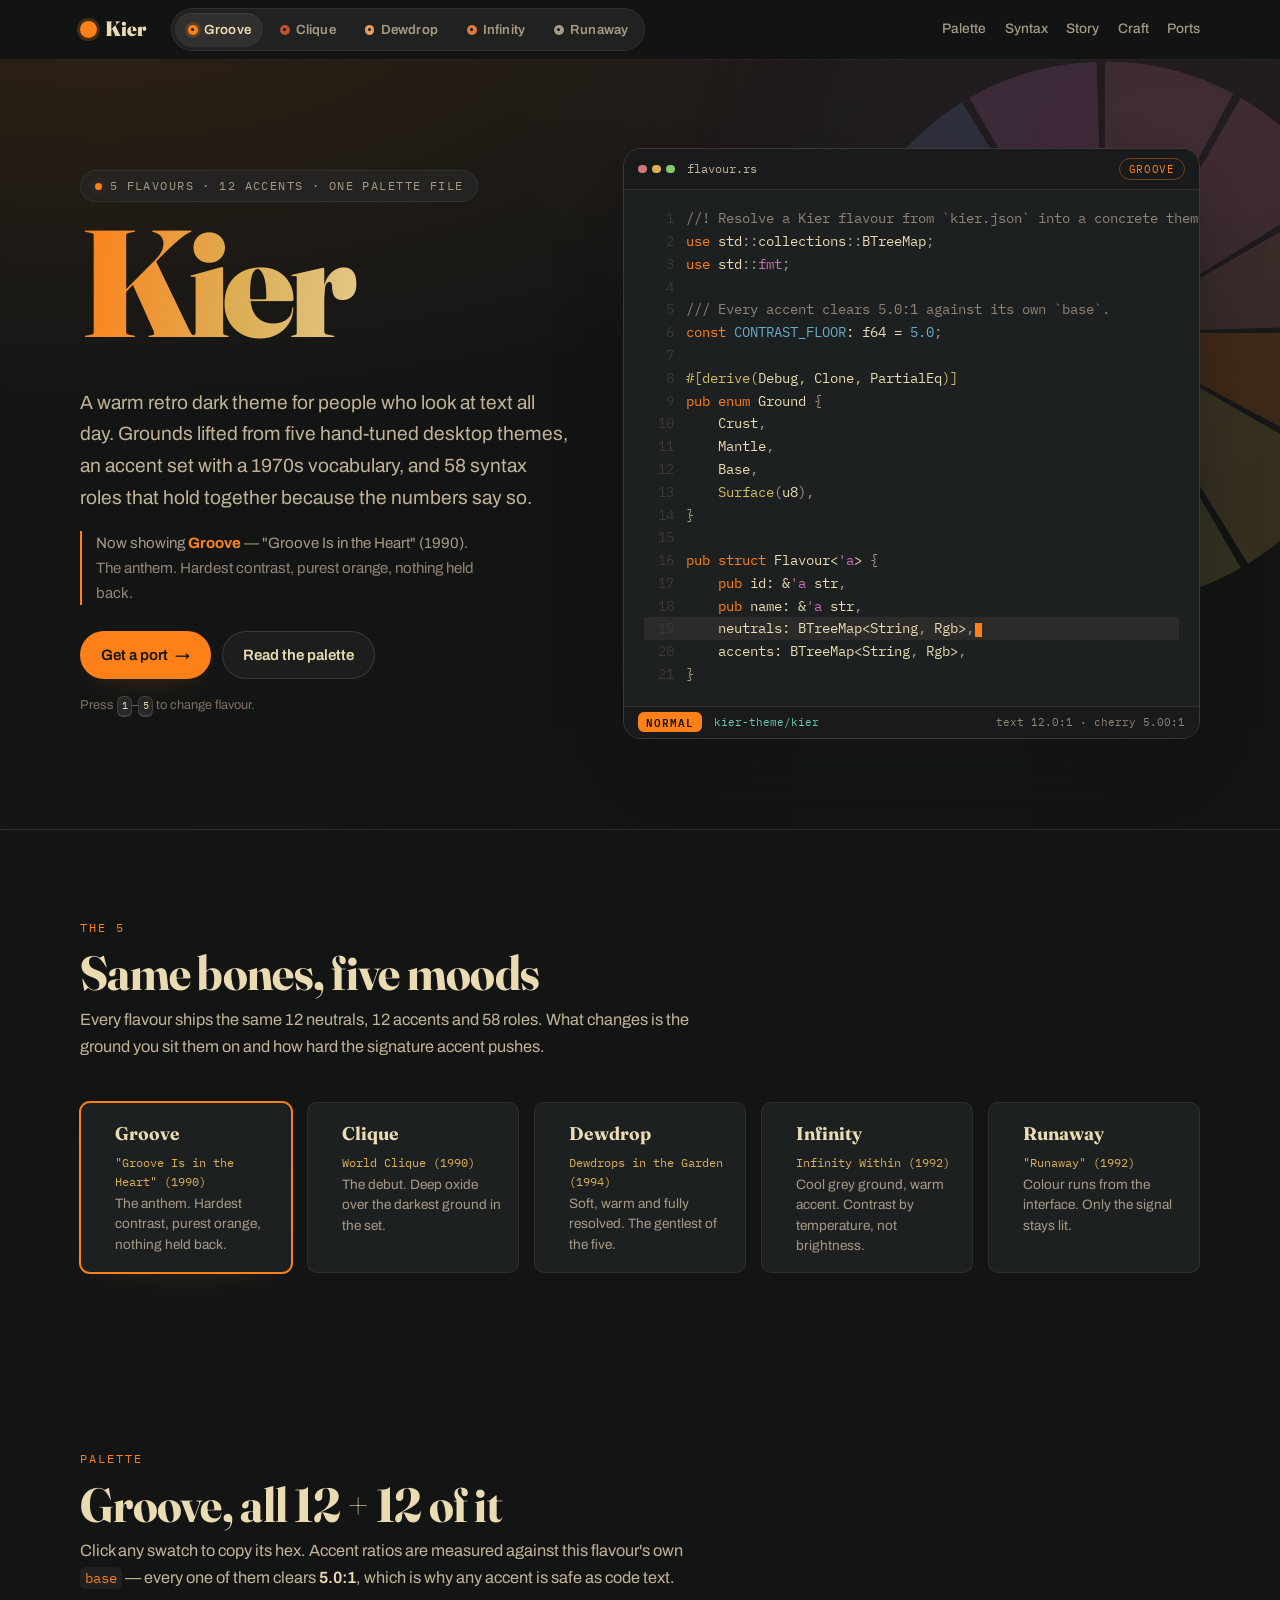
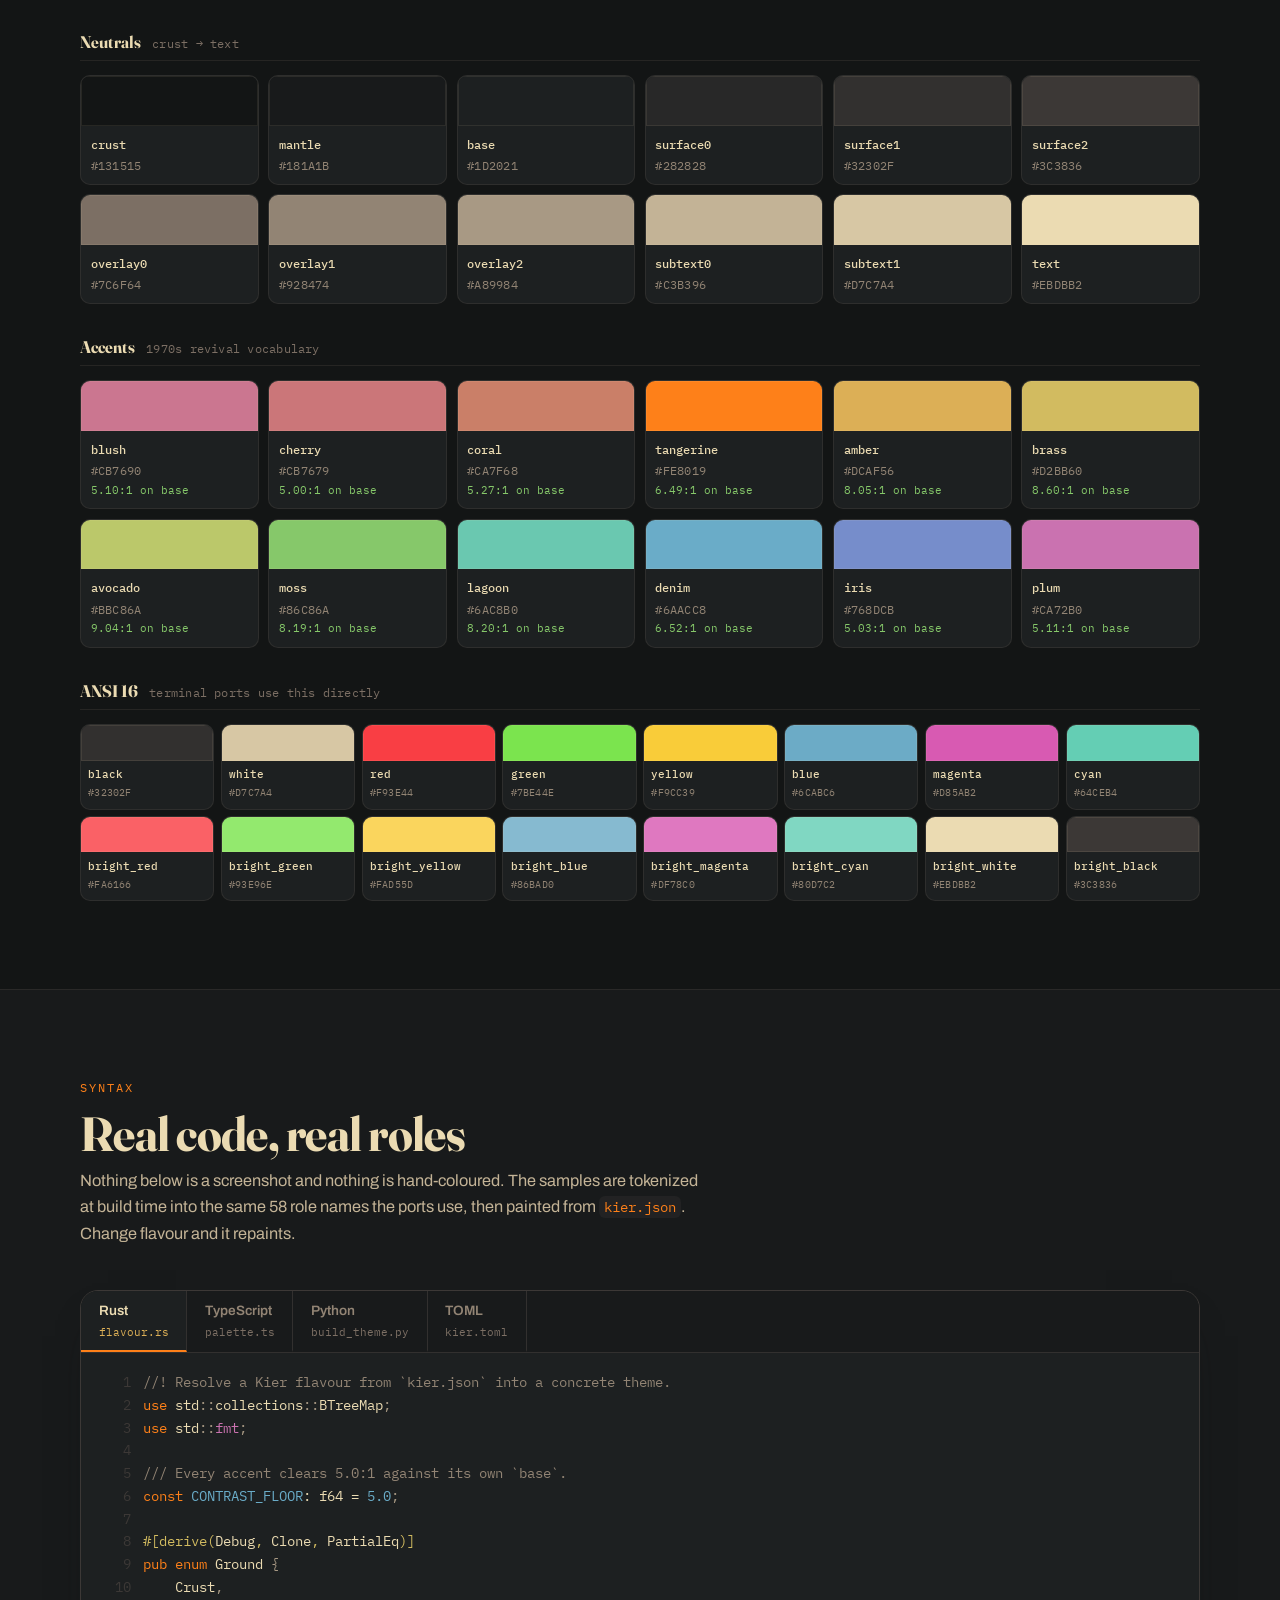
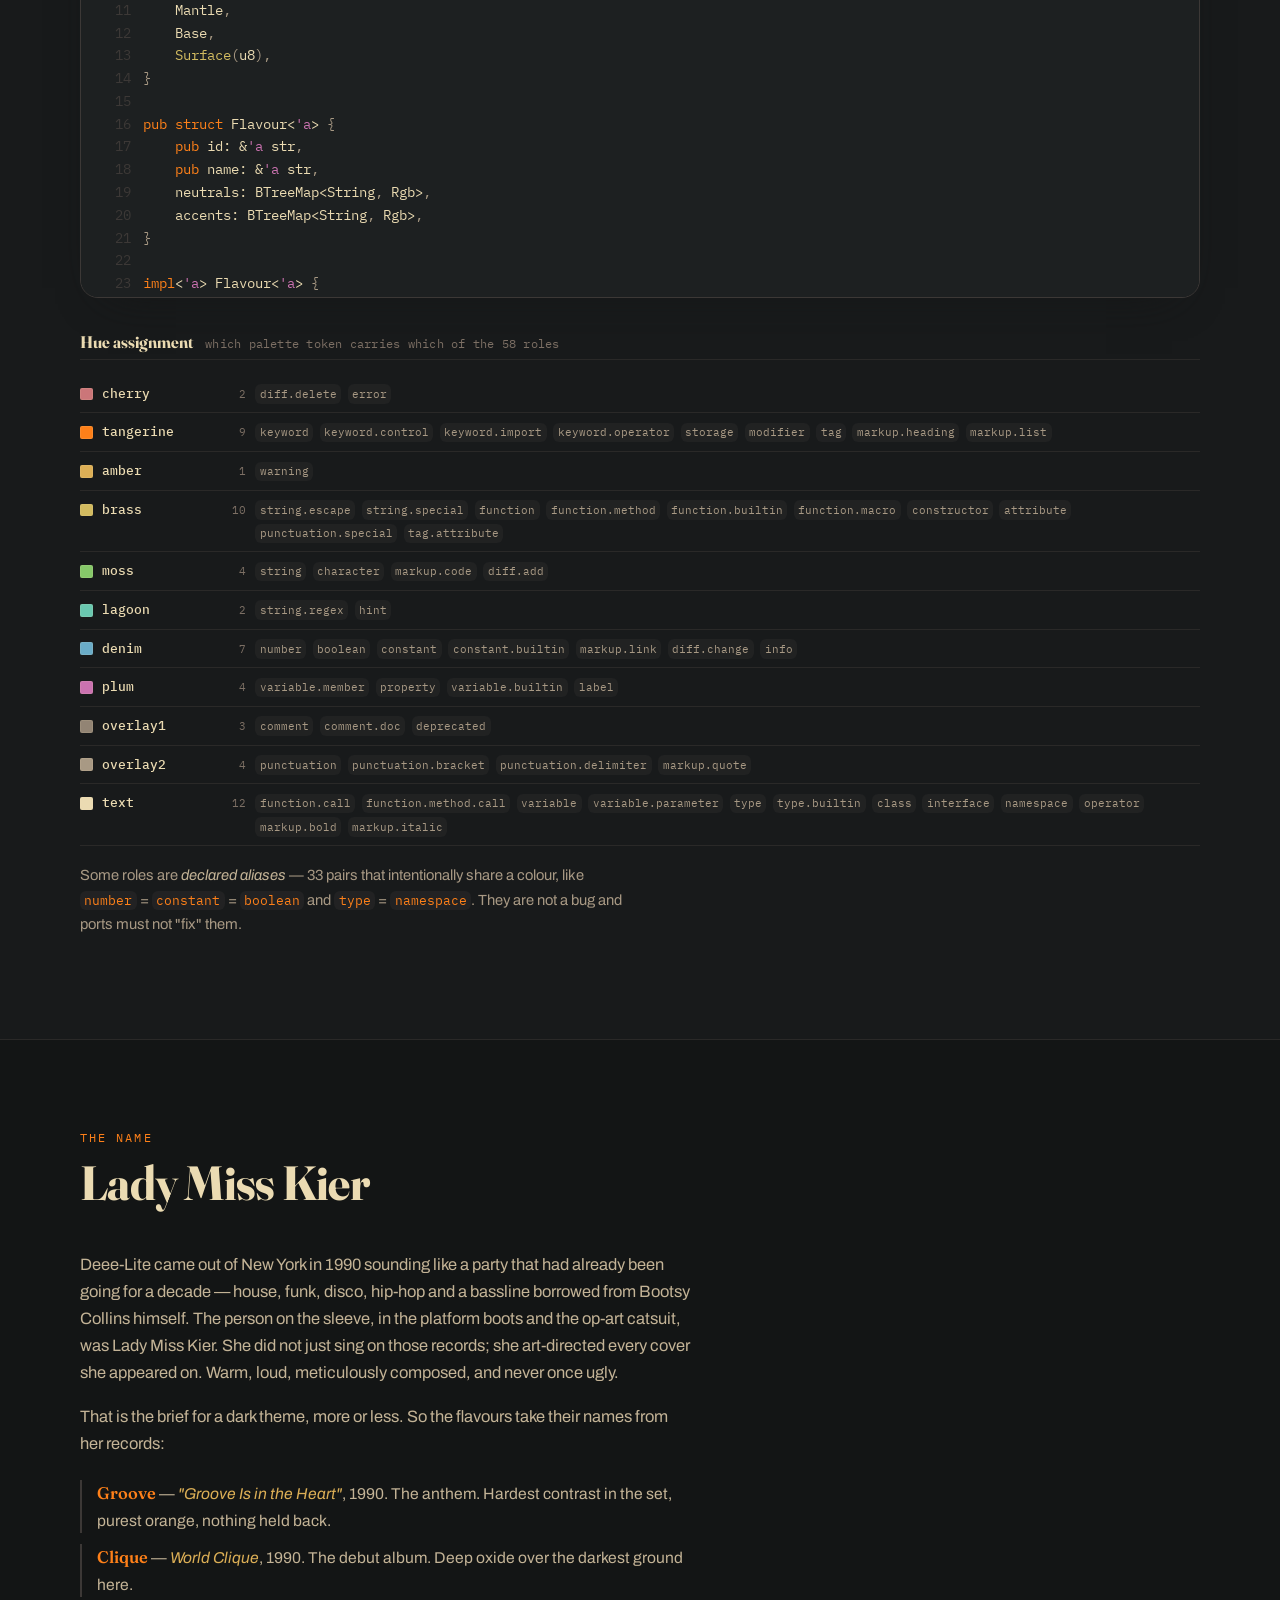
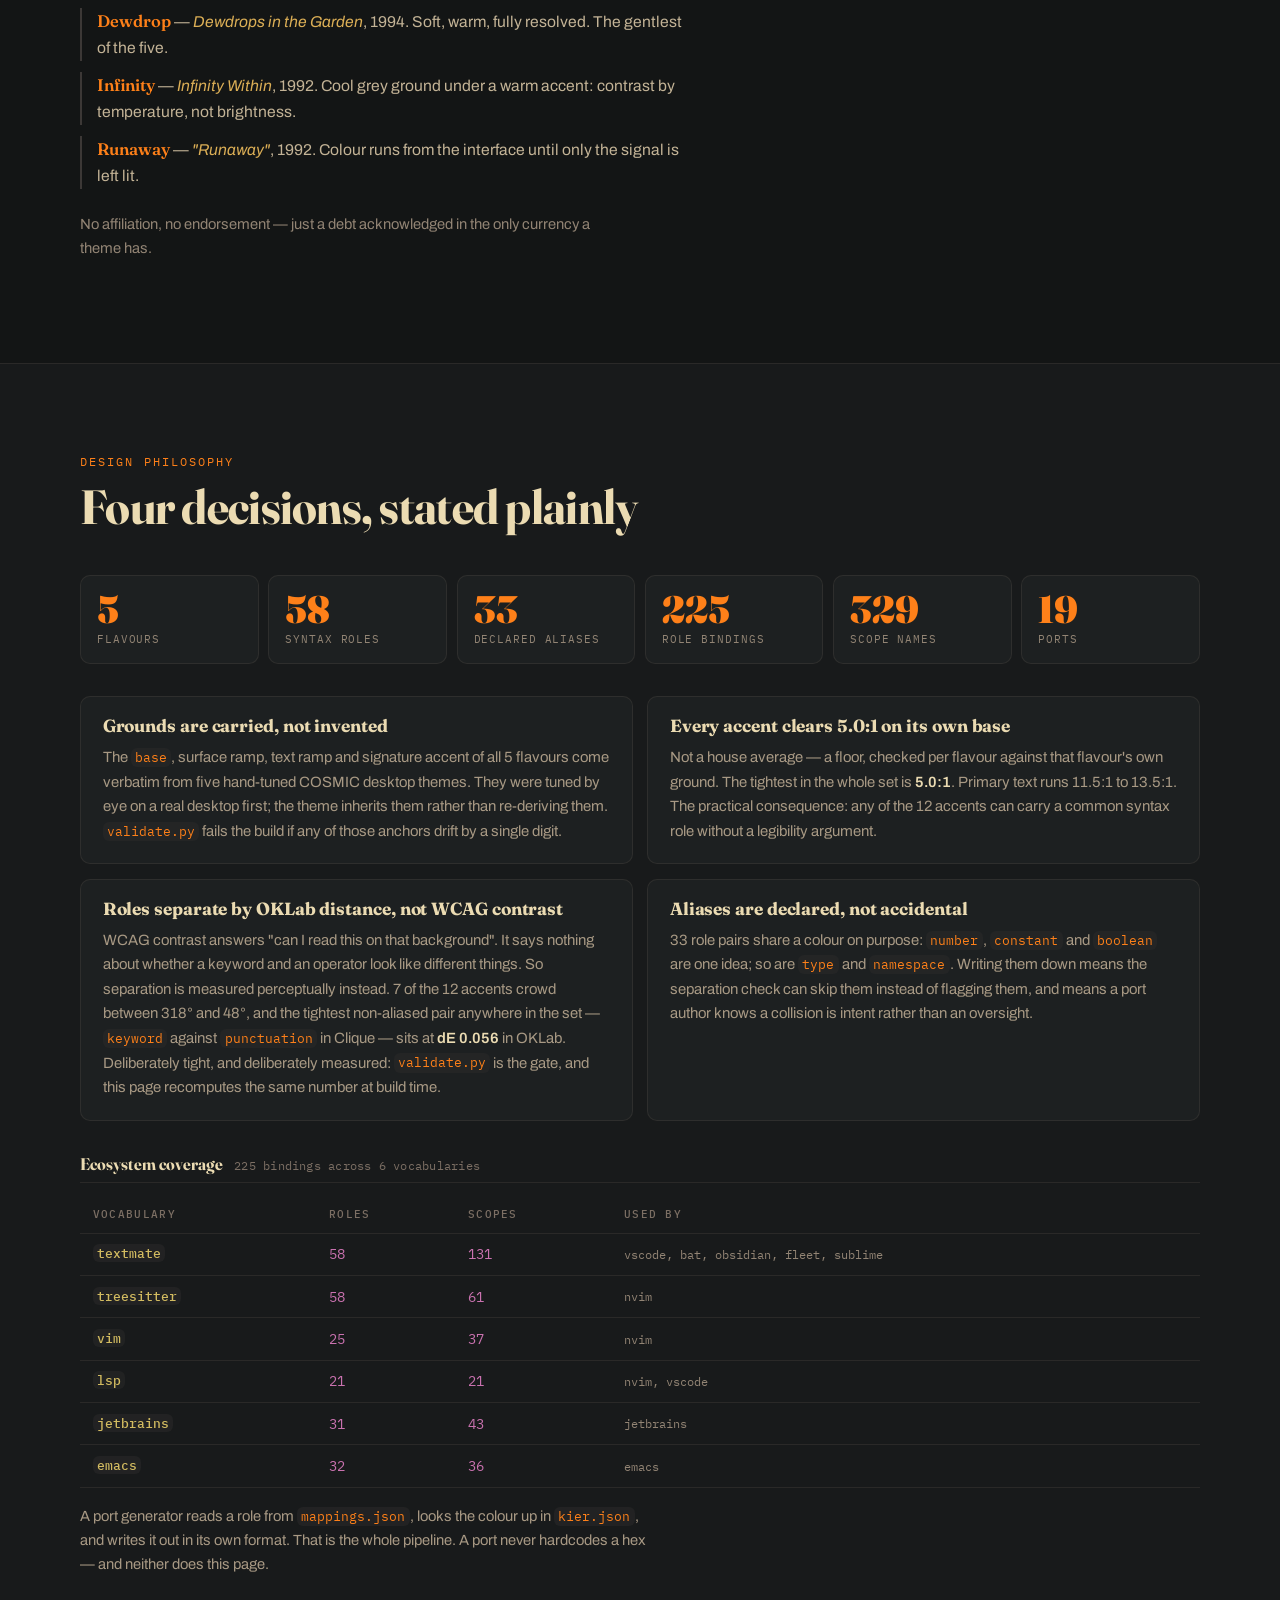
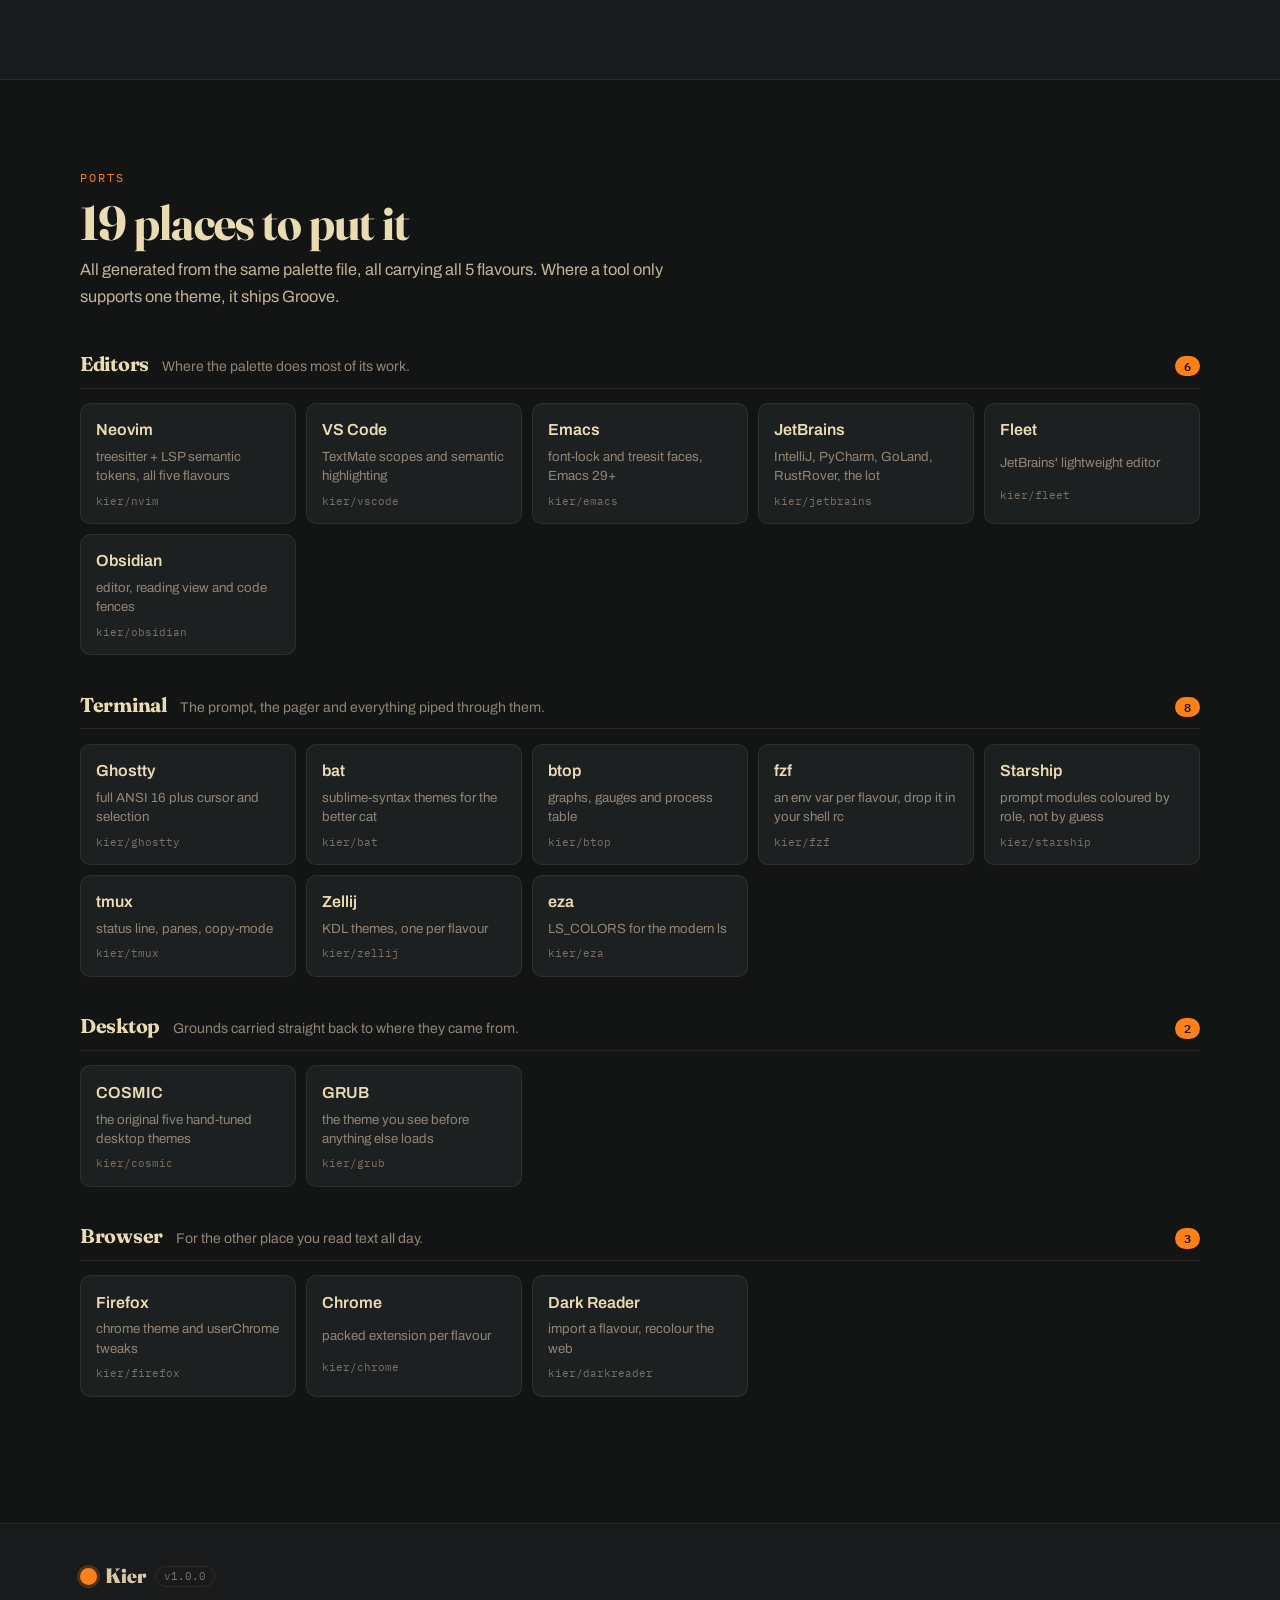
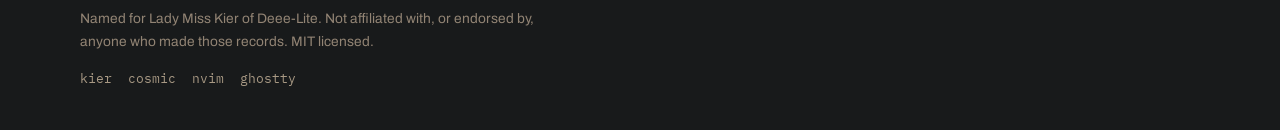
<file: index.html>
<!DOCTYPE html>
<html lang="en" data-flavour="groove">
<head>
<meta charset="utf-8">
<meta name="viewport" content="width=device-width, initial-scale=1">
<title>Kier — a warm retro dark theme in five flavours</title>
<meta name="description" content="Kier is a warm, retro dark theme in five flavours — Groove, Clique, Dewdrop, Infinity and Runaway — named for Lady Miss Kier of Deee-Lite. 58 syntax roles, 19 ports, every accent above 5.0:1.">
<meta name="color-scheme" content="dark">
<link rel="preconnect" href="https://fonts.googleapis.com">
<link rel="preconnect" href="https://fonts.gstatic.com" crossorigin>
<link rel="stylesheet" href="https://fonts.googleapis.com/css2?family=Archivo:wght@400;500;600;700&family=Fraunces:opsz,wght@9..144,500;9..144,700;9..144,900&family=IBM+Plex+Mono:ital,wght@0,400;0,500;0,600;1,400&display=swap">
<link rel="stylesheet" href="kier.css">
<link rel="stylesheet" href="site.css">
<script src="palette.js"></script>
</head>
<body>
<a class="skip" href="#main">Skip to content</a>

<header class="topbar">
  <div class="wrap topbar-inner">
    <a class="brand" href="#top">
      <span class="brand-mark" aria-hidden="true"></span>
      <span class="brand-word">Kier</span>
    </a>

    <div class="switcher" role="group" aria-label="Flavour">
      <button class="pill" type="button" aria-pressed="false" data-flavour="groove" id="pill-groove" title="&quot;Groove Is in the Heart&quot; (1990)"><span class="pill-dot" aria-hidden="true"></span><span class="pill-name">Groove</span></button>
      <button class="pill" type="button" aria-pressed="false" data-flavour="clique" id="pill-clique" title="World Clique (1990)"><span class="pill-dot" aria-hidden="true"></span><span class="pill-name">Clique</span></button>
      <button class="pill" type="button" aria-pressed="false" data-flavour="dewdrop" id="pill-dewdrop" title="Dewdrops in the Garden (1994)"><span class="pill-dot" aria-hidden="true"></span><span class="pill-name">Dewdrop</span></button>
      <button class="pill" type="button" aria-pressed="false" data-flavour="infinity" id="pill-infinity" title="Infinity Within (1992)"><span class="pill-dot" aria-hidden="true"></span><span class="pill-name">Infinity</span></button>
      <button class="pill" type="button" aria-pressed="false" data-flavour="runaway" id="pill-runaway" title="&quot;Runaway&quot; (1992)"><span class="pill-dot" aria-hidden="true"></span><span class="pill-name">Runaway</span></button>
    </div>

    <nav class="topnav" aria-label="Sections">
      <a href="#palette">Palette</a>
      <a href="#syntax">Syntax</a>
      <a href="#story">Story</a>
      <a href="#craft">Craft</a>
      <a href="#ports">Ports</a>
    </nav>
  </div>
</header>

<main id="main">

<!-- ── hero ────────────────────────────────────────────────────────────── -->
<section class="hero" id="top">
  <svg class="disc" viewBox="-140 -140 280 280" aria-hidden="true" focusable="false">
    <g class="disc-spin">
      <path class="wedge" data-accent="blush" d="M 0.00 -100.00 A 100.0 100.0 0 0 1 47.26 -88.13 L 16.07 -29.96 A 34.0 34.0 0 0 0 0.00 -34.00 Z"></path>
      <path class="wedge" data-accent="cherry" d="M 50.00 -86.60 A 100.0 100.0 0 0 1 84.99 -52.70 L 28.90 -17.92 A 34.0 34.0 0 0 0 17.00 -29.44 Z"></path>
      <path class="wedge" data-accent="coral" d="M 86.60 -50.00 A 100.0 100.0 0 0 1 99.95 -3.14 L 33.98 -1.07 A 34.0 34.0 0 0 0 29.44 -17.00 Z"></path>
      <path class="wedge" data-accent="tangerine" d="M 100.00 0.00 A 100.0 100.0 0 0 1 88.13 47.26 L 29.96 16.07 A 34.0 34.0 0 0 0 34.00 0.00 Z"></path>
      <path class="wedge" data-accent="amber" d="M 86.60 50.00 A 100.0 100.0 0 0 1 52.70 84.99 L 17.92 28.90 A 34.0 34.0 0 0 0 29.44 17.00 Z"></path>
      <path class="wedge" data-accent="brass" d="M 50.00 86.60 A 100.0 100.0 0 0 1 3.14 99.95 L 1.07 33.98 A 34.0 34.0 0 0 0 17.00 29.44 Z"></path>
      <path class="wedge" data-accent="avocado" d="M 0.00 100.00 A 100.0 100.0 0 0 1 -47.26 88.13 L -16.07 29.96 A 34.0 34.0 0 0 0 0.00 34.00 Z"></path>
      <path class="wedge" data-accent="moss" d="M -50.00 86.60 A 100.0 100.0 0 0 1 -84.99 52.70 L -28.90 17.92 A 34.0 34.0 0 0 0 -17.00 29.44 Z"></path>
      <path class="wedge" data-accent="lagoon" d="M -86.60 50.00 A 100.0 100.0 0 0 1 -99.95 3.14 L -33.98 1.07 A 34.0 34.0 0 0 0 -29.44 17.00 Z"></path>
      <path class="wedge" data-accent="denim" d="M -100.00 0.00 A 100.0 100.0 0 0 1 -88.13 -47.26 L -29.96 -16.07 A 34.0 34.0 0 0 0 -34.00 0.00 Z"></path>
      <path class="wedge" data-accent="iris" d="M -86.60 -50.00 A 100.0 100.0 0 0 1 -52.70 -84.99 L -17.92 -28.90 A 34.0 34.0 0 0 0 -29.44 -17.00 Z"></path>
      <path class="wedge" data-accent="plum" d="M -50.00 -86.60 A 100.0 100.0 0 0 1 -3.14 -99.95 L -1.07 -33.98 A 34.0 34.0 0 0 0 -17.00 -29.44 Z"></path>
    </g>
  </svg>

  <div class="wrap hero-inner">
    <div class="hero-copy">
      <p class="eyebrow">
        <span class="eyebrow-dot" aria-hidden="true"></span>
        5 flavours · 12 accents · one palette file
      </p>
      <h1 class="hero-title">Kier</h1>
      <p class="hero-sub">
        A warm retro dark theme for people who look at text all day.
        Grounds lifted from five hand-tuned desktop themes, an accent set with a
        1970s vocabulary, and 58 syntax roles that hold together
        because the numbers say so.
      </p>
      <p class="hero-now">
        Now showing <strong class="hero-flavour" data-bind="name">Groove</strong>
        — <span data-bind="reference">"Groove Is in the Heart" (1990)</span>.
        <span class="hero-blurb" data-bind="blurb"></span>
      </p>
      <div class="hero-cta">
        <a class="btn btn-solid" href="#ports">Get a port <span aria-hidden="true">→</span></a>
        <a class="btn btn-ghost" href="#palette">Read the palette</a>
      </div>
      <p class="hero-hint">
        Press <kbd>1</kbd>–<kbd>5</kbd> to change flavour.
      </p>
    </div>

    <div class="hero-code">
      <div class="win">
        <div class="win-bar">
          <span class="win-dots" aria-hidden="true"><i></i><i></i><i></i></span>
          <span class="win-title">flavour.rs</span>
          <span class="win-tag" data-bind="name">Groove</span>
        </div>
        <div class="scroll-x">
<pre class="code code-hero"><code><span class="cl"><span class="t-comment-doc">//! Resolve a Kier flavour from `kier.json` into a concrete theme.</span></span>
<span class="cl"><span class="t-keyword-import">use</span> <span class="t-namespace">std</span><span class="t-punctuation">::</span><span class="t-namespace">collections</span><span class="t-punctuation">::</span><span class="t-type">BTreeMap</span><span class="t-punctuation-delimiter">;</span></span>
<span class="cl"><span class="t-keyword-import">use</span> <span class="t-namespace">std</span><span class="t-punctuation">::</span><span class="t-variable-member">fmt</span><span class="t-punctuation-delimiter">;</span></span>
<span class="cl"></span>
<span class="cl"><span class="t-comment-doc">/// Every accent clears 5.0:1 against its own `base`.</span></span>
<span class="cl"><span class="t-storage">const</span> <span class="t-constant">CONTRAST_FLOOR</span>: <span class="t-type-builtin">f64</span> <span class="t-operator">=</span> <span class="t-number">5.0</span><span class="t-punctuation-delimiter">;</span></span>
<span class="cl"></span>
<span class="cl"><span class="t-attribute">#[derive(</span><span class="t-type">Debug</span><span class="t-attribute">, </span><span class="t-type">Clone</span><span class="t-attribute">, </span><span class="t-type">PartialEq</span><span class="t-attribute">)]</span></span>
<span class="cl"><span class="t-keyword">pub</span> <span class="t-storage">enum</span> <span class="t-type">Ground</span> <span class="t-punctuation-bracket">{</span></span>
<span class="cl">    <span class="t-type">Crust</span><span class="t-punctuation-delimiter">,</span></span>
<span class="cl">    <span class="t-type">Mantle</span><span class="t-punctuation-delimiter">,</span></span>
<span class="cl">    <span class="t-type">Base</span><span class="t-punctuation-delimiter">,</span></span>
<span class="cl">    <span class="t-constructor">Surface</span><span class="t-punctuation-bracket">(</span><span class="t-type-builtin">u8</span><span class="t-punctuation-bracket">)</span><span class="t-punctuation-delimiter">,</span></span>
<span class="cl"><span class="t-punctuation-bracket">}</span></span>
<span class="cl"></span>
<span class="cl"><span class="t-keyword">pub</span> <span class="t-storage">struct</span> <span class="t-type">Flavour</span><span class="t-operator">&lt;</span><span class="t-label">'a</span><span class="t-operator">&gt;</span> <span class="t-punctuation-bracket">{</span></span>
<span class="cl">    <span class="t-keyword">pub</span> <span class="t-variable">id</span>: <span class="t-operator">&amp;</span><span class="t-label">'a</span> <span class="t-type-builtin">str</span><span class="t-punctuation-delimiter">,</span></span>
<span class="cl">    <span class="t-keyword">pub</span> <span class="t-variable">name</span>: <span class="t-operator">&amp;</span><span class="t-label">'a</span> <span class="t-type-builtin">str</span><span class="t-punctuation-delimiter">,</span></span>
<span class="cl">    <span class="t-variable">neutrals</span>: <span class="t-type">BTreeMap</span><span class="t-operator">&lt;</span><span class="t-type">String</span><span class="t-punctuation-delimiter">,</span> <span class="t-type">Rgb</span><span class="t-operator">&gt;</span><span class="t-punctuation-delimiter">,</span></span>
<span class="cl">    <span class="t-variable">accents</span>: <span class="t-type">BTreeMap</span><span class="t-operator">&lt;</span><span class="t-type">String</span><span class="t-punctuation-delimiter">,</span> <span class="t-type">Rgb</span><span class="t-operator">&gt;</span><span class="t-punctuation-delimiter">,</span></span>
<span class="cl"><span class="t-punctuation-bracket">}</span></span></code></pre>
        </div>
        <div class="win-status">
          <span class="ws-mode">NORMAL</span>
          <span class="ws-branch">kier-theme/kier</span>
          <span class="ws-spacer"></span>
          <span class="ws-meta" data-bind="contrastLine">text 12.0:1 on base</span>
        </div>
      </div>
    </div>
  </div>
</section>

<!-- ── flavours ────────────────────────────────────────────────────────── -->
<section class="section" id="flavours">
  <div class="wrap">
    <div class="sec-head">
      <p class="kicker">The 5</p>
      <h2>Same bones, five moods</h2>
      <p class="lede">
        Every flavour ships the same 12 neutrals, 12 accents
        and 58 roles. What changes is the ground you sit them on and
        how hard the signature accent pushes.
      </p>
    </div>
    <div class="fcards">
      <button class="fcard" type="button" data-flavour="groove">
        <span class="fcard-strip" aria-hidden="true"></span>
        <span class="fcard-body">
          <span class="fcard-name">Groove</span>
          <span class="fcard-ref">&quot;Groove Is in the Heart&quot; (1990)</span>
          <span class="fcard-blurb">The anthem. Hardest contrast, purest orange, nothing held back.</span>
        </span>
      </button>
      <button class="fcard" type="button" data-flavour="clique">
        <span class="fcard-strip" aria-hidden="true"></span>
        <span class="fcard-body">
          <span class="fcard-name">Clique</span>
          <span class="fcard-ref">World Clique (1990)</span>
          <span class="fcard-blurb">The debut. Deep oxide over the darkest ground in the set.</span>
        </span>
      </button>
      <button class="fcard" type="button" data-flavour="dewdrop">
        <span class="fcard-strip" aria-hidden="true"></span>
        <span class="fcard-body">
          <span class="fcard-name">Dewdrop</span>
          <span class="fcard-ref">Dewdrops in the Garden (1994)</span>
          <span class="fcard-blurb">Soft, warm and fully resolved. The gentlest of the five.</span>
        </span>
      </button>
      <button class="fcard" type="button" data-flavour="infinity">
        <span class="fcard-strip" aria-hidden="true"></span>
        <span class="fcard-body">
          <span class="fcard-name">Infinity</span>
          <span class="fcard-ref">Infinity Within (1992)</span>
          <span class="fcard-blurb">Cool grey ground, warm accent. Contrast by temperature, not brightness.</span>
        </span>
      </button>
      <button class="fcard" type="button" data-flavour="runaway">
        <span class="fcard-strip" aria-hidden="true"></span>
        <span class="fcard-body">
          <span class="fcard-name">Runaway</span>
          <span class="fcard-ref">&quot;Runaway&quot; (1992)</span>
          <span class="fcard-blurb">Colour runs from the interface. Only the signal stays lit.</span>
        </span>
      </button>
    </div>
  </div>
</section>

<!-- ── palette ─────────────────────────────────────────────────────────── -->
<section class="section" id="palette">
  <div class="wrap">
    <div class="sec-head">
      <p class="kicker">Palette</p>
      <h2><span data-bind="name">Groove</span>, all 12 + 12 of it</h2>
      <p class="lede">
        Click any swatch to copy its hex. Accent ratios are measured against this
        flavour's own <code>base</code> — every one of them clears
        <strong>5.0:1</strong>, which is why any accent is safe as code text.
      </p>
    </div>

    <h3 class="grid-title">Neutrals <span class="grid-note">crust → text</span></h3>
    <div class="swatches" id="neutral-grid"></div>

    <h3 class="grid-title">Accents <span class="grid-note">1970s revival vocabulary</span></h3>
    <div class="swatches" id="accent-grid"></div>

    <h3 class="grid-title">ANSI 16 <span class="grid-note">terminal ports use this directly</span></h3>
    <div class="ansi" id="ansi-grid"></div>
  </div>
</section>

<!-- ── syntax ──────────────────────────────────────────────────────────── -->
<section class="section section-alt" id="syntax">
  <div class="wrap">
    <div class="sec-head">
      <p class="kicker">Syntax</p>
      <h2>Real code, real roles</h2>
      <p class="lede">
        Nothing below is a screenshot and nothing is hand-coloured. The samples
        are tokenized at build time into the same 58 role names the ports
        use, then painted from <code>kier.json</code>. Change flavour and it repaints.
      </p>
    </div>

    <div class="spec">
      <div class="stabs" role="tablist" aria-label="Language">
        <button class="stab" type="button" role="tab" aria-selected="true" aria-controls="spec-rust" id="stab-rust" data-spec="rust"><span class="stab-label">Rust</span><span class="stab-file">flavour.rs</span></button>
        <button class="stab" type="button" role="tab" aria-selected="false" aria-controls="spec-typescript" id="stab-typescript" data-spec="typescript"><span class="stab-label">TypeScript</span><span class="stab-file">palette.ts</span></button>
        <button class="stab" type="button" role="tab" aria-selected="false" aria-controls="spec-python" id="stab-python" data-spec="python"><span class="stab-label">Python</span><span class="stab-file">build_theme.py</span></button>
        <button class="stab" type="button" role="tab" aria-selected="false" aria-controls="spec-toml" id="stab-toml" data-spec="toml"><span class="stab-label">TOML</span><span class="stab-file">kier.toml</span></button>
      </div>
      <div class="spanel" id="spec-rust" role="tabpanel"
           aria-labelledby="stab-rust">
        <div class="scroll-x">
<pre class="code"><code><span class="cl"><span class="t-comment-doc">//! Resolve a Kier flavour from `kier.json` into a concrete theme.</span></span>
<span class="cl"><span class="t-keyword-import">use</span> <span class="t-namespace">std</span><span class="t-punctuation">::</span><span class="t-namespace">collections</span><span class="t-punctuation">::</span><span class="t-type">BTreeMap</span><span class="t-punctuation-delimiter">;</span></span>
<span class="cl"><span class="t-keyword-import">use</span> <span class="t-namespace">std</span><span class="t-punctuation">::</span><span class="t-variable-member">fmt</span><span class="t-punctuation-delimiter">;</span></span>
<span class="cl"></span>
<span class="cl"><span class="t-comment-doc">/// Every accent clears 5.0:1 against its own `base`.</span></span>
<span class="cl"><span class="t-storage">const</span> <span class="t-constant">CONTRAST_FLOOR</span>: <span class="t-type-builtin">f64</span> <span class="t-operator">=</span> <span class="t-number">5.0</span><span class="t-punctuation-delimiter">;</span></span>
<span class="cl"></span>
<span class="cl"><span class="t-attribute">#[derive(</span><span class="t-type">Debug</span><span class="t-attribute">, </span><span class="t-type">Clone</span><span class="t-attribute">, </span><span class="t-type">PartialEq</span><span class="t-attribute">)]</span></span>
<span class="cl"><span class="t-keyword">pub</span> <span class="t-storage">enum</span> <span class="t-type">Ground</span> <span class="t-punctuation-bracket">{</span></span>
<span class="cl">    <span class="t-type">Crust</span><span class="t-punctuation-delimiter">,</span></span>
<span class="cl">    <span class="t-type">Mantle</span><span class="t-punctuation-delimiter">,</span></span>
<span class="cl">    <span class="t-type">Base</span><span class="t-punctuation-delimiter">,</span></span>
<span class="cl">    <span class="t-constructor">Surface</span><span class="t-punctuation-bracket">(</span><span class="t-type-builtin">u8</span><span class="t-punctuation-bracket">)</span><span class="t-punctuation-delimiter">,</span></span>
<span class="cl"><span class="t-punctuation-bracket">}</span></span>
<span class="cl"></span>
<span class="cl"><span class="t-keyword">pub</span> <span class="t-storage">struct</span> <span class="t-type">Flavour</span><span class="t-operator">&lt;</span><span class="t-label">'a</span><span class="t-operator">&gt;</span> <span class="t-punctuation-bracket">{</span></span>
<span class="cl">    <span class="t-keyword">pub</span> <span class="t-variable">id</span>: <span class="t-operator">&amp;</span><span class="t-label">'a</span> <span class="t-type-builtin">str</span><span class="t-punctuation-delimiter">,</span></span>
<span class="cl">    <span class="t-keyword">pub</span> <span class="t-variable">name</span>: <span class="t-operator">&amp;</span><span class="t-label">'a</span> <span class="t-type-builtin">str</span><span class="t-punctuation-delimiter">,</span></span>
<span class="cl">    <span class="t-variable">neutrals</span>: <span class="t-type">BTreeMap</span><span class="t-operator">&lt;</span><span class="t-type">String</span><span class="t-punctuation-delimiter">,</span> <span class="t-type">Rgb</span><span class="t-operator">&gt;</span><span class="t-punctuation-delimiter">,</span></span>
<span class="cl">    <span class="t-variable">accents</span>: <span class="t-type">BTreeMap</span><span class="t-operator">&lt;</span><span class="t-type">String</span><span class="t-punctuation-delimiter">,</span> <span class="t-type">Rgb</span><span class="t-operator">&gt;</span><span class="t-punctuation-delimiter">,</span></span>
<span class="cl"><span class="t-punctuation-bracket">}</span></span>
<span class="cl"></span>
<span class="cl"><span class="t-keyword">impl</span><span class="t-operator">&lt;</span><span class="t-label">'a</span><span class="t-operator">&gt;</span> <span class="t-type">Flavour</span><span class="t-operator">&lt;</span><span class="t-label">'a</span><span class="t-operator">&gt;</span> <span class="t-punctuation-bracket">{</span></span>
<span class="cl">    <span class="t-comment-doc">/// Look a role up, falling through declared aliases before giving up.</span></span>
<span class="cl">    <span class="t-keyword">pub</span> <span class="t-keyword">fn</span> <span class="t-function">role</span><span class="t-punctuation-bracket">(</span><span class="t-operator">&amp;</span><span class="t-variable-builtin">self</span><span class="t-punctuation-delimiter">,</span> <span class="t-variable-parameter">role</span>: <span class="t-operator">&amp;</span><span class="t-type-builtin">str</span><span class="t-punctuation-delimiter">,</span> <span class="t-variable-parameter">aliases</span>: <span class="t-operator">&amp;</span><span class="t-punctuation-bracket">[</span><span class="t-punctuation-bracket">(</span><span class="t-operator">&amp;</span><span class="t-type-builtin">str</span><span class="t-punctuation-delimiter">,</span> <span class="t-operator">&amp;</span><span class="t-type-builtin">str</span><span class="t-punctuation-bracket">)</span><span class="t-punctuation-bracket">]</span><span class="t-punctuation-bracket">)</span> <span class="t-punctuation">-&gt;</span> <span class="t-type">Option</span><span class="t-operator">&lt;&amp;</span><span class="t-type">Rgb</span><span class="t-operator">&gt;</span> <span class="t-punctuation-bracket">{</span></span>
<span class="cl">        <span class="t-variable-builtin">self</span><span class="t-punctuation">.</span><span class="t-variable-member">accents</span><span class="t-punctuation">.</span><span class="t-function-method">get</span><span class="t-punctuation-bracket">(</span><span class="t-variable">role</span><span class="t-punctuation-bracket">)</span><span class="t-punctuation">.</span><span class="t-function-method">or_else</span><span class="t-punctuation-bracket">(</span><span class="t-operator">||</span> <span class="t-punctuation-bracket">{</span></span>
<span class="cl">            <span class="t-variable">aliases</span></span>
<span class="cl">                <span class="t-punctuation">.</span><span class="t-function-method">iter</span><span class="t-punctuation-bracket">(</span><span class="t-punctuation-bracket">)</span></span>
<span class="cl">                <span class="t-punctuation">.</span><span class="t-function-method">find</span><span class="t-punctuation-bracket">(</span><span class="t-operator">|</span><span class="t-punctuation-bracket">(</span><span class="t-variable">from</span><span class="t-punctuation-delimiter">,</span> <span class="t-variable">_</span><span class="t-punctuation-bracket">)</span><span class="t-operator">|</span> <span class="t-operator">*</span><span class="t-variable">from</span> <span class="t-operator">==</span> <span class="t-variable">role</span><span class="t-punctuation-bracket">)</span></span>
<span class="cl">                <span class="t-punctuation">.</span><span class="t-function-method">and_then</span><span class="t-punctuation-bracket">(</span><span class="t-operator">|</span><span class="t-punctuation-bracket">(</span><span class="t-variable">_</span><span class="t-punctuation-delimiter">,</span> <span class="t-variable">to</span><span class="t-punctuation-bracket">)</span><span class="t-operator">|</span> <span class="t-variable-builtin">self</span><span class="t-punctuation">.</span><span class="t-variable-member">accents</span><span class="t-punctuation">.</span><span class="t-function-method">get</span><span class="t-punctuation-bracket">(</span><span class="t-operator">*</span><span class="t-variable">to</span><span class="t-punctuation-bracket">)</span><span class="t-punctuation-bracket">)</span></span>
<span class="cl">        <span class="t-punctuation-bracket">}</span><span class="t-punctuation-bracket">)</span></span>
<span class="cl">    <span class="t-punctuation-bracket">}</span></span>
<span class="cl"></span>
<span class="cl">    <span class="t-keyword">pub</span> <span class="t-keyword">fn</span> <span class="t-function">audit</span><span class="t-punctuation-bracket">(</span><span class="t-operator">&amp;</span><span class="t-variable-builtin">self</span><span class="t-punctuation-bracket">)</span> <span class="t-punctuation">-&gt;</span> <span class="t-constructor">Result</span><span class="t-operator">&lt;</span><span class="t-punctuation-bracket">(</span><span class="t-punctuation-bracket">)</span><span class="t-punctuation-delimiter">,</span> <span class="t-type">AuditError</span><span class="t-operator">&gt;</span> <span class="t-punctuation-bracket">{</span></span>
<span class="cl">        <span class="t-keyword">let</span> <span class="t-variable">base</span> <span class="t-operator">=</span> <span class="t-variable-builtin">self</span><span class="t-punctuation">.</span><span class="t-variable-member">neutrals</span><span class="t-punctuation">.</span><span class="t-function-method">get</span><span class="t-punctuation-bracket">(</span><span class="t-string">"base"</span><span class="t-punctuation-bracket">)</span><span class="t-punctuation">.</span><span class="t-function-method">ok_or</span><span class="t-punctuation-bracket">(</span><span class="t-type">AuditError</span><span class="t-punctuation">::</span><span class="t-type">MissingBase</span><span class="t-punctuation-bracket">)</span><span class="t-punctuation">?</span><span class="t-punctuation-delimiter">;</span></span>
<span class="cl">        <span class="t-keyword-control">for</span> <span class="t-punctuation-bracket">(</span><span class="t-variable">token</span><span class="t-punctuation-delimiter">,</span> <span class="t-variable">colour</span><span class="t-punctuation-bracket">)</span> <span class="t-keyword-control">in</span> <span class="t-operator">&amp;</span><span class="t-variable-builtin">self</span><span class="t-punctuation">.</span><span class="t-variable-member">accents</span> <span class="t-punctuation-bracket">{</span></span>
<span class="cl">            <span class="t-keyword">let</span> <span class="t-variable">ratio</span> <span class="t-operator">=</span> <span class="t-function">contrast</span><span class="t-punctuation-bracket">(</span><span class="t-variable">colour</span><span class="t-punctuation-delimiter">,</span> <span class="t-variable">base</span><span class="t-punctuation-bracket">)</span><span class="t-punctuation-delimiter">;</span></span>
<span class="cl">            <span class="t-keyword-control">if</span> <span class="t-variable">ratio</span> <span class="t-operator">&lt;</span> <span class="t-constant">CONTRAST_FLOOR</span> <span class="t-punctuation-bracket">{</span></span>
<span class="cl">                <span class="t-keyword-control">return</span> <span class="t-constructor">Err</span><span class="t-punctuation-bracket">(</span><span class="t-type">AuditError</span><span class="t-punctuation">::</span><span class="t-type">TooDim</span> <span class="t-punctuation-bracket">{</span></span>
<span class="cl">                    <span class="t-variable">token</span>: <span class="t-variable">token</span><span class="t-punctuation">.</span><span class="t-function-method">clone</span><span class="t-punctuation-bracket">(</span><span class="t-punctuation-bracket">)</span><span class="t-punctuation-delimiter">,</span></span>
<span class="cl">                    <span class="t-variable">ratio</span><span class="t-punctuation-delimiter">,</span></span>
<span class="cl">                <span class="t-punctuation-bracket">}</span><span class="t-punctuation-bracket">)</span><span class="t-punctuation-delimiter">;</span></span>
<span class="cl">            <span class="t-punctuation-bracket">}</span></span>
<span class="cl">        <span class="t-punctuation-bracket">}</span></span>
<span class="cl">        <span class="t-constructor">Ok</span><span class="t-punctuation-bracket">(</span><span class="t-punctuation-bracket">(</span><span class="t-punctuation-bracket">)</span><span class="t-punctuation-bracket">)</span></span>
<span class="cl">    <span class="t-punctuation-bracket">}</span></span>
<span class="cl"><span class="t-punctuation-bracket">}</span></span>
<span class="cl"></span>
<span class="cl"><span class="t-keyword">fn</span> <span class="t-function">contrast</span><span class="t-punctuation-bracket">(</span><span class="t-variable">fg</span>: <span class="t-operator">&amp;</span><span class="t-type">Rgb</span><span class="t-punctuation-delimiter">,</span> <span class="t-variable-parameter">bg</span>: <span class="t-operator">&amp;</span><span class="t-type">Rgb</span><span class="t-punctuation-bracket">)</span> <span class="t-punctuation">-&gt;</span> <span class="t-type-builtin">f64</span> <span class="t-punctuation-bracket">{</span></span>
<span class="cl">    <span class="t-keyword">let</span> <span class="t-punctuation-bracket">(</span><span class="t-variable">a</span><span class="t-punctuation-delimiter">,</span> <span class="t-variable">b</span><span class="t-punctuation-bracket">)</span> <span class="t-operator">=</span> <span class="t-punctuation-bracket">(</span><span class="t-variable">fg</span><span class="t-punctuation">.</span><span class="t-function-method">luminance</span><span class="t-punctuation-bracket">(</span><span class="t-punctuation-bracket">)</span><span class="t-punctuation-delimiter">,</span> <span class="t-variable">bg</span><span class="t-punctuation">.</span><span class="t-function-method">luminance</span><span class="t-punctuation-bracket">(</span><span class="t-punctuation-bracket">)</span><span class="t-punctuation-bracket">)</span><span class="t-punctuation-delimiter">;</span></span>
<span class="cl">    <span class="t-keyword">let</span> <span class="t-punctuation-bracket">(</span><span class="t-variable">hi</span><span class="t-punctuation-delimiter">,</span> <span class="t-variable">lo</span><span class="t-punctuation-bracket">)</span> <span class="t-operator">=</span> <span class="t-keyword-control">if</span> <span class="t-variable">a</span> <span class="t-operator">&gt;</span> <span class="t-variable">b</span> <span class="t-punctuation-bracket">{</span> <span class="t-punctuation-bracket">(</span><span class="t-variable">a</span><span class="t-punctuation-delimiter">,</span> <span class="t-variable">b</span><span class="t-punctuation-bracket">)</span> <span class="t-punctuation-bracket">}</span> <span class="t-keyword-control">else</span> <span class="t-punctuation-bracket">{</span> <span class="t-punctuation-bracket">(</span><span class="t-variable">b</span><span class="t-punctuation-delimiter">,</span> <span class="t-variable">a</span><span class="t-punctuation-bracket">)</span> <span class="t-punctuation-bracket">}</span><span class="t-punctuation-delimiter">;</span></span>
<span class="cl">    <span class="t-punctuation-bracket">(</span><span class="t-variable">hi</span> <span class="t-operator">+</span> <span class="t-number">0.05</span><span class="t-punctuation-bracket">)</span> <span class="t-operator">/</span> <span class="t-punctuation-bracket">(</span><span class="t-variable">lo</span> <span class="t-operator">+</span> <span class="t-number">0.05</span><span class="t-punctuation-bracket">)</span></span>
<span class="cl"><span class="t-punctuation-bracket">}</span></span>
<span class="cl"></span>
<span class="cl"><span class="t-keyword">impl</span> <span class="t-namespace">fmt</span><span class="t-punctuation">::</span><span class="t-type">Display</span> <span class="t-keyword-control">for</span> <span class="t-type">Ground</span> <span class="t-punctuation-bracket">{</span></span>
<span class="cl">    <span class="t-keyword">fn</span> <span class="t-function">fmt</span><span class="t-punctuation-bracket">(</span><span class="t-operator">&amp;</span><span class="t-variable-builtin">self</span><span class="t-punctuation-delimiter">,</span> <span class="t-variable-parameter">f</span>: <span class="t-operator">&amp;</span><span class="t-keyword">mut</span> <span class="t-namespace">fmt</span><span class="t-punctuation">::</span><span class="t-type">Formatter</span><span class="t-operator">&lt;</span><span class="t-label">'_</span><span class="t-operator">&gt;</span><span class="t-punctuation-bracket">)</span> <span class="t-punctuation">-&gt;</span> <span class="t-namespace">fmt</span><span class="t-punctuation">::</span><span class="t-type">Result</span> <span class="t-punctuation-bracket">{</span></span>
<span class="cl">        <span class="t-keyword-control">match</span> <span class="t-variable-builtin">self</span> <span class="t-punctuation-bracket">{</span></span>
<span class="cl">            <span class="t-type">Ground</span><span class="t-punctuation">::</span><span class="t-constructor">Surface</span><span class="t-punctuation-bracket">(</span><span class="t-variable">n</span><span class="t-punctuation-bracket">)</span> <span class="t-punctuation">=&gt;</span> <span class="t-function-macro">write!</span><span class="t-punctuation-bracket">(</span><span class="t-variable">f</span><span class="t-punctuation-delimiter">,</span> <span class="t-string">"surface{n}"</span><span class="t-punctuation-bracket">)</span><span class="t-punctuation-delimiter">,</span></span>
<span class="cl">            <span class="t-variable">other</span> <span class="t-punctuation">=&gt;</span> <span class="t-function-macro">write!</span><span class="t-punctuation-bracket">(</span><span class="t-variable">f</span><span class="t-punctuation-delimiter">,</span> <span class="t-string">"{}"</span><span class="t-punctuation-delimiter">,</span> <span class="t-function-macro">format!</span><span class="t-punctuation-bracket">(</span><span class="t-string">"{other:?}"</span><span class="t-punctuation-bracket">)</span><span class="t-punctuation">.</span><span class="t-function-method">to_lowercase</span><span class="t-punctuation-bracket">(</span><span class="t-punctuation-bracket">)</span><span class="t-punctuation-bracket">)</span><span class="t-punctuation-delimiter">,</span></span>
<span class="cl">        <span class="t-punctuation-bracket">}</span></span>
<span class="cl">    <span class="t-punctuation-bracket">}</span></span>
<span class="cl"><span class="t-punctuation-bracket">}</span></span></code></pre>
        </div>
      </div>
      <div class="spanel" id="spec-typescript" role="tabpanel"
           aria-labelledby="stab-typescript" hidden>
        <div class="scroll-x">
<pre class="code"><code><span class="cl"><span class="t-comment-doc">/**</span></span>
<span class="cl"><span class="t-comment-doc"> * Kier — load a flavour and hand back CSS custom properties.</span></span>
<span class="cl"><span class="t-comment-doc"> * The palette is the single source of truth; nothing here invents a colour.</span></span>
<span class="cl"><span class="t-comment-doc"> */</span></span>
<span class="cl"><span class="t-keyword-import">import</span> <span class="t-punctuation-bracket">{</span> <span class="t-variable">readFile</span> <span class="t-punctuation-bracket">}</span> <span class="t-keyword-import">from</span> <span class="t-string">"node:fs/promises"</span><span class="t-punctuation-delimiter">;</span></span>
<span class="cl"></span>
<span class="cl"><span class="t-keyword-import">export</span> <span class="t-storage">type</span> <span class="t-type">FlavourId</span> <span class="t-operator">=</span> <span class="t-string">"groove"</span> <span class="t-operator">|</span> <span class="t-string">"clique"</span> <span class="t-operator">|</span> <span class="t-string">"dewdrop"</span> <span class="t-operator">|</span> <span class="t-string">"infinity"</span> <span class="t-operator">|</span> <span class="t-string">"runaway"</span><span class="t-punctuation-delimiter">;</span></span>
<span class="cl"></span>
<span class="cl"><span class="t-keyword-import">export</span> <span class="t-storage">interface</span> <span class="t-type">SyntaxRole</span> <span class="t-punctuation-bracket">{</span></span>
<span class="cl">  <span class="t-storage">readonly</span> <span class="t-property">color</span><span class="t-punctuation">:</span> <span class="t-type-builtin">string</span><span class="t-punctuation-delimiter">;</span></span>
<span class="cl">  <span class="t-storage">readonly</span> <span class="t-property">token</span><span class="t-punctuation">:</span> <span class="t-type-builtin">string</span><span class="t-punctuation-delimiter">;</span></span>
<span class="cl">  <span class="t-storage">readonly</span> <span class="t-property">style</span><span class="t-punctuation">?</span><span class="t-punctuation">:</span> <span class="t-string">"italic"</span> <span class="t-operator">|</span> <span class="t-string">"bold"</span> <span class="t-operator">|</span> <span class="t-string">"underline"</span> <span class="t-operator">|</span> <span class="t-string">"strikethrough"</span><span class="t-punctuation-delimiter">;</span></span>
<span class="cl"><span class="t-punctuation-bracket">}</span></span>
<span class="cl"></span>
<span class="cl"><span class="t-storage">interface</span> <span class="t-type">Flavour</span> <span class="t-punctuation-bracket">{</span></span>
<span class="cl">  <span class="t-property">id</span><span class="t-punctuation">:</span> <span class="t-type">FlavourId</span><span class="t-punctuation-delimiter">;</span></span>
<span class="cl">  <span class="t-property">name</span><span class="t-punctuation">:</span> <span class="t-type-builtin">string</span><span class="t-punctuation-delimiter">;</span></span>
<span class="cl">  <span class="t-property">neutrals</span><span class="t-punctuation">:</span> <span class="t-type-builtin">Record</span><span class="t-operator">&lt;</span><span class="t-type-builtin">string</span><span class="t-punctuation-delimiter">,</span> <span class="t-type-builtin">string</span><span class="t-operator">&gt;</span><span class="t-punctuation-delimiter">;</span></span>
<span class="cl">  <span class="t-property">accents</span><span class="t-punctuation">:</span> <span class="t-type-builtin">Record</span><span class="t-operator">&lt;</span><span class="t-type-builtin">string</span><span class="t-punctuation-delimiter">,</span> <span class="t-type-builtin">string</span><span class="t-operator">&gt;</span><span class="t-punctuation-delimiter">;</span></span>
<span class="cl">  <span class="t-property">syntax</span><span class="t-punctuation">:</span> <span class="t-type-builtin">Record</span><span class="t-operator">&lt;</span><span class="t-type-builtin">string</span><span class="t-punctuation-delimiter">,</span> <span class="t-type">SyntaxRole</span><span class="t-operator">&gt;</span><span class="t-punctuation-delimiter">;</span></span>
<span class="cl"><span class="t-punctuation-bracket">}</span></span>
<span class="cl"></span>
<span class="cl"><span class="t-storage">const</span> <span class="t-constant">CONTRAST_FLOOR</span> <span class="t-operator">=</span> <span class="t-number">5.0</span> <span class="t-keyword">as</span> <span class="t-storage">const</span><span class="t-punctuation-delimiter">;</span></span>
<span class="cl"></span>
<span class="cl"><span class="t-keyword-import">export</span> <span class="t-keyword">async</span> <span class="t-keyword">function</span> <span class="t-function">loadPalette</span><span class="t-punctuation-bracket">(</span><span class="t-variable">path</span> <span class="t-operator">=</span> <span class="t-string">"core/palette/kier.json"</span><span class="t-punctuation-bracket">)</span><span class="t-punctuation">:</span> <span class="t-type-builtin">Promise</span><span class="t-operator">&lt;</span><span class="t-type">Palette</span><span class="t-operator">&gt;</span> <span class="t-punctuation-bracket">{</span></span>
<span class="cl">  <span class="t-storage">const</span> <span class="t-variable">raw</span> <span class="t-operator">=</span> <span class="t-keyword-control">await</span> <span class="t-function">readFile</span><span class="t-punctuation-bracket">(</span><span class="t-variable">path</span><span class="t-punctuation-delimiter">,</span> <span class="t-string">"utf8"</span><span class="t-punctuation-bracket">)</span><span class="t-punctuation-delimiter">;</span></span>
<span class="cl">  <span class="t-storage">const</span> <span class="t-variable">parsed</span> <span class="t-operator">=</span> <span class="t-constant">JSON</span><span class="t-punctuation">.</span><span class="t-function-method">parse</span><span class="t-punctuation-bracket">(</span><span class="t-variable">raw</span><span class="t-punctuation-bracket">)</span> <span class="t-keyword">as</span> <span class="t-type">Palette</span><span class="t-punctuation-delimiter">;</span></span>
<span class="cl">  <span class="t-keyword-control">if</span> <span class="t-punctuation-bracket">(</span><span class="t-operator">!</span><span class="t-variable">parsed</span><span class="t-punctuation">.</span><span class="t-variable-member">flavours</span><span class="t-punctuation-bracket">)</span> <span class="t-keyword-control">throw</span> <span class="t-keyword">new</span> <span class="t-constructor">TypeError</span><span class="t-punctuation-bracket">(</span><span class="t-string">`no flavours in ${path}`</span><span class="t-punctuation-bracket">)</span><span class="t-punctuation-delimiter">;</span></span>
<span class="cl">  <span class="t-keyword-control">return</span> <span class="t-variable">parsed</span><span class="t-punctuation-delimiter">;</span></span>
<span class="cl"><span class="t-punctuation-bracket">}</span></span>
<span class="cl"></span>
<span class="cl"><span class="t-keyword-import">export</span> <span class="t-keyword">function</span> <span class="t-function">toCustomProperties</span><span class="t-punctuation-bracket">(</span><span class="t-property">flavour</span><span class="t-punctuation">:</span> <span class="t-type">Flavour</span><span class="t-punctuation-bracket">)</span><span class="t-punctuation">:</span> <span class="t-type-builtin">string</span> <span class="t-punctuation-bracket">{</span></span>
<span class="cl">  <span class="t-storage">const</span> <span class="t-property">lines</span><span class="t-punctuation">:</span> <span class="t-type-builtin">string</span><span class="t-punctuation-bracket">[</span><span class="t-punctuation-bracket">]</span> <span class="t-operator">=</span> <span class="t-punctuation-bracket">[</span><span class="t-string">`:root[data-flavour="${flavour.id}"] {`</span><span class="t-punctuation-bracket">]</span><span class="t-punctuation-delimiter">;</span></span>
<span class="cl"></span>
<span class="cl">  <span class="t-keyword-control">for</span> <span class="t-punctuation-bracket">(</span><span class="t-storage">const</span> <span class="t-punctuation-bracket">[</span><span class="t-variable">token</span><span class="t-punctuation-delimiter">,</span> <span class="t-variable">hex</span><span class="t-punctuation-bracket">]</span> <span class="t-keyword">of</span> <span class="t-type">Object</span><span class="t-punctuation">.</span><span class="t-function-method">entries</span><span class="t-punctuation-bracket">(</span><span class="t-variable">flavour</span><span class="t-punctuation">.</span><span class="t-variable-member">neutrals</span><span class="t-punctuation-bracket">)</span><span class="t-punctuation-bracket">)</span> <span class="t-punctuation-bracket">{</span></span>
<span class="cl">    <span class="t-variable">lines</span><span class="t-punctuation">.</span><span class="t-function-method">push</span><span class="t-punctuation-bracket">(</span><span class="t-string">`  --n-${token}: ${hex};`</span><span class="t-punctuation-bracket">)</span><span class="t-punctuation-delimiter">;</span></span>
<span class="cl">  <span class="t-punctuation-bracket">}</span></span>
<span class="cl">  <span class="t-keyword-control">for</span> <span class="t-punctuation-bracket">(</span><span class="t-storage">const</span> <span class="t-punctuation-bracket">[</span><span class="t-variable">token</span><span class="t-punctuation-delimiter">,</span> <span class="t-variable">hex</span><span class="t-punctuation-bracket">]</span> <span class="t-keyword">of</span> <span class="t-type">Object</span><span class="t-punctuation">.</span><span class="t-function-method">entries</span><span class="t-punctuation-bracket">(</span><span class="t-variable">flavour</span><span class="t-punctuation">.</span><span class="t-variable-member">accents</span><span class="t-punctuation-bracket">)</span><span class="t-punctuation-bracket">)</span> <span class="t-punctuation-bracket">{</span></span>
<span class="cl">    <span class="t-variable">lines</span><span class="t-punctuation">.</span><span class="t-function-method">push</span><span class="t-punctuation-bracket">(</span><span class="t-string">`  --a-${token}: ${hex};`</span><span class="t-punctuation-bracket">)</span><span class="t-punctuation-delimiter">;</span></span>
<span class="cl">  <span class="t-punctuation-bracket">}</span></span>
<span class="cl">  <span class="t-keyword-control">for</span> <span class="t-punctuation-bracket">(</span><span class="t-storage">const</span> <span class="t-punctuation-bracket">[</span><span class="t-variable">role</span><span class="t-punctuation-delimiter">,</span> <span class="t-variable">spec</span><span class="t-punctuation-bracket">]</span> <span class="t-keyword">of</span> <span class="t-type">Object</span><span class="t-punctuation">.</span><span class="t-function-method">entries</span><span class="t-punctuation-bracket">(</span><span class="t-variable">flavour</span><span class="t-punctuation">.</span><span class="t-variable-member">syntax</span><span class="t-punctuation-bracket">)</span><span class="t-punctuation-bracket">)</span> <span class="t-punctuation-bracket">{</span></span>
<span class="cl">    <span class="t-storage">const</span> <span class="t-variable">safe</span> <span class="t-operator">=</span> <span class="t-variable">role</span><span class="t-punctuation">.</span><span class="t-function-method">replace</span><span class="t-punctuation-bracket">(</span><span class="t-operator">/</span>\<span class="t-punctuation">.</span><span class="t-operator">/</span><span class="t-variable">g</span><span class="t-punctuation-delimiter">,</span> <span class="t-string">"-"</span><span class="t-punctuation-bracket">)</span><span class="t-punctuation-delimiter">;</span></span>
<span class="cl">    <span class="t-variable">lines</span><span class="t-punctuation">.</span><span class="t-function-method">push</span><span class="t-punctuation-bracket">(</span><span class="t-string">`  --sy-${safe}: ${spec.color};`</span><span class="t-punctuation-bracket">)</span><span class="t-punctuation-delimiter">;</span></span>
<span class="cl">    <span class="t-keyword-control">if</span> <span class="t-punctuation-bracket">(</span><span class="t-variable">spec</span><span class="t-punctuation">.</span><span class="t-variable-member">style</span><span class="t-punctuation-bracket">)</span> <span class="t-variable">lines</span><span class="t-punctuation">.</span><span class="t-function-method">push</span><span class="t-punctuation-bracket">(</span><span class="t-string">`  --sy-${safe}-style: ${spec.style};`</span><span class="t-punctuation-bracket">)</span><span class="t-punctuation-delimiter">;</span></span>
<span class="cl">  <span class="t-punctuation-bracket">}</span></span>
<span class="cl"></span>
<span class="cl">  <span class="t-keyword-control">return</span> <span class="t-variable">lines</span><span class="t-punctuation">.</span><span class="t-function-method">concat</span><span class="t-punctuation-bracket">(</span><span class="t-string">"}"</span><span class="t-punctuation-bracket">)</span><span class="t-punctuation">.</span><span class="t-function-method">join</span><span class="t-punctuation-bracket">(</span><span class="t-string">"</span><span class="t-string-escape">\n</span><span class="t-string">"</span><span class="t-punctuation-bracket">)</span><span class="t-punctuation-delimiter">;</span></span>
<span class="cl"><span class="t-punctuation-bracket">}</span></span>
<span class="cl"></span>
<span class="cl"><span class="t-comment-doc">/** Fails loudly rather than shipping an unreadable accent. */</span></span>
<span class="cl"><span class="t-keyword-import">export</span> <span class="t-keyword">function</span> <span class="t-function">audit</span><span class="t-punctuation-bracket">(</span><span class="t-property">flavour</span><span class="t-punctuation">:</span> <span class="t-type">Flavour</span><span class="t-punctuation-bracket">)</span><span class="t-punctuation">:</span> <span class="t-type-builtin">void</span> <span class="t-punctuation-bracket">{</span></span>
<span class="cl">  <span class="t-storage">const</span> <span class="t-variable">base</span> <span class="t-operator">=</span> <span class="t-variable">flavour</span><span class="t-punctuation">.</span><span class="t-variable-member">neutrals</span><span class="t-punctuation">.</span><span class="t-variable-member">base</span><span class="t-punctuation-delimiter">;</span></span>
<span class="cl">  <span class="t-storage">const</span> <span class="t-variable">dim</span> <span class="t-operator">=</span> <span class="t-type">Object</span><span class="t-punctuation">.</span><span class="t-function-method">entries</span><span class="t-punctuation-bracket">(</span><span class="t-variable">flavour</span><span class="t-punctuation">.</span><span class="t-variable-member">accents</span><span class="t-punctuation-bracket">)</span></span>
<span class="cl">    <span class="t-punctuation">.</span><span class="t-function-method">map</span><span class="t-punctuation-bracket">(</span><span class="t-punctuation-bracket">(</span><span class="t-punctuation-bracket">[</span><span class="t-variable">token</span><span class="t-punctuation-delimiter">,</span> <span class="t-variable">hex</span><span class="t-punctuation-bracket">]</span><span class="t-punctuation-bracket">)</span> <span class="t-punctuation">=&gt;</span> <span class="t-punctuation-bracket">[</span><span class="t-variable">token</span><span class="t-punctuation-delimiter">,</span> <span class="t-function">contrast</span><span class="t-punctuation-bracket">(</span><span class="t-variable">hex</span><span class="t-punctuation-delimiter">,</span> <span class="t-variable">base</span><span class="t-punctuation-bracket">)</span><span class="t-punctuation-bracket">]</span> <span class="t-keyword">as</span> <span class="t-storage">const</span><span class="t-punctuation-bracket">)</span></span>
<span class="cl">    <span class="t-punctuation">.</span><span class="t-function-method">filter</span><span class="t-punctuation-bracket">(</span><span class="t-punctuation-bracket">(</span><span class="t-punctuation-bracket">[</span><span class="t-punctuation-delimiter">,</span> <span class="t-variable">ratio</span><span class="t-punctuation-bracket">]</span><span class="t-punctuation-bracket">)</span> <span class="t-punctuation">=&gt;</span> <span class="t-variable">ratio</span> <span class="t-operator">&lt;</span> <span class="t-constant">CONTRAST_FLOOR</span><span class="t-punctuation-bracket">)</span><span class="t-punctuation-delimiter">;</span></span>
<span class="cl"></span>
<span class="cl">  <span class="t-keyword-control">if</span> <span class="t-punctuation-bracket">(</span><span class="t-variable">dim</span><span class="t-punctuation">.</span><span class="t-variable-member">length</span> <span class="t-operator">&gt;</span> <span class="t-number">0</span><span class="t-punctuation-bracket">)</span> <span class="t-punctuation-bracket">{</span></span>
<span class="cl">    <span class="t-storage">const</span> <span class="t-variable">detail</span> <span class="t-operator">=</span> <span class="t-variable">dim</span><span class="t-punctuation">.</span><span class="t-function-method">map</span><span class="t-punctuation-bracket">(</span><span class="t-punctuation-bracket">(</span><span class="t-punctuation-bracket">[</span><span class="t-variable">t</span><span class="t-punctuation-delimiter">,</span> <span class="t-variable">r</span><span class="t-punctuation-bracket">]</span><span class="t-punctuation-bracket">)</span> <span class="t-punctuation">=&gt;</span> <span class="t-string">`${t} at ${r.toFixed(2)}:1`</span><span class="t-punctuation-bracket">)</span><span class="t-punctuation">.</span><span class="t-function-method">join</span><span class="t-punctuation-bracket">(</span><span class="t-string">", "</span><span class="t-punctuation-bracket">)</span><span class="t-punctuation-delimiter">;</span></span>
<span class="cl">    <span class="t-keyword-control">throw</span> <span class="t-keyword">new</span> <span class="t-constructor">RangeError</span><span class="t-punctuation-bracket">(</span><span class="t-string">`${flavour.name}: ${detail}`</span><span class="t-punctuation-bracket">)</span><span class="t-punctuation-delimiter">;</span></span>
<span class="cl">  <span class="t-punctuation-bracket">}</span></span>
<span class="cl"><span class="t-punctuation-bracket">}</span></span></code></pre>
        </div>
      </div>
      <div class="spanel" id="spec-python" role="tabpanel"
           aria-labelledby="stab-python" hidden>
        <div class="scroll-x">
<pre class="code"><code><span class="cl"><span class="t-comment">#!/usr/bin/env python3</span></span>
<span class="cl"><span class="t-comment-doc">"""Kier — emit one theme file per flavour from the palette and the mappings.</span></span>
<span class="cl"></span>
<span class="cl"><span class="t-comment-doc">A port never hardcodes a hex. It reads a role out of ``mappings.json``,</span></span>
<span class="cl"><span class="t-comment-doc">resolves it in ``kier.json``, and writes it back out in its own dialect.</span></span>
<span class="cl"><span class="t-comment-doc">"""</span></span>
<span class="cl"></span>
<span class="cl"><span class="t-keyword-import">from</span> <span class="t-namespace">__future__</span> <span class="t-keyword-import">import</span> <span class="t-namespace">annotations</span></span>
<span class="cl"></span>
<span class="cl"><span class="t-keyword-import">import</span> <span class="t-namespace">json</span></span>
<span class="cl"><span class="t-keyword-import">from</span> <span class="t-namespace">dataclasses</span> <span class="t-keyword-import">import</span> <span class="t-namespace">dataclass</span><span class="t-punctuation-delimiter">,</span> <span class="t-namespace">field</span></span>
<span class="cl"><span class="t-keyword-import">from</span> <span class="t-namespace">pathlib</span> <span class="t-keyword-import">import</span> <span class="t-type">Path</span></span>
<span class="cl"></span>
<span class="cl"><span class="t-constant">PALETTE</span> <span class="t-operator">=</span> <span class="t-constructor">Path</span><span class="t-punctuation-bracket">(</span><span class="t-string">"core/palette/kier.json"</span><span class="t-punctuation-bracket">)</span></span>
<span class="cl"><span class="t-constant">MAPPINGS</span> <span class="t-operator">=</span> <span class="t-constructor">Path</span><span class="t-punctuation-bracket">(</span><span class="t-string">"core/palette/mappings.json"</span><span class="t-punctuation-bracket">)</span></span>
<span class="cl"><span class="t-constant">CONTRAST_FLOOR</span> <span class="t-operator">=</span> <span class="t-number">5.0</span></span>
<span class="cl"></span>
<span class="cl"></span>
<span class="cl"><span class="t-attribute">@dataclass</span><span class="t-punctuation-bracket">(</span><span class="t-variable">frozen</span><span class="t-operator">=</span><span class="t-boolean">True</span><span class="t-punctuation-delimiter">,</span> <span class="t-variable">slots</span><span class="t-operator">=</span><span class="t-boolean">True</span><span class="t-punctuation-bracket">)</span></span>
<span class="cl"><span class="t-storage">class</span> <span class="t-type">Role</span><span class="t-punctuation">:</span></span>
<span class="cl">    <span class="t-variable">name</span><span class="t-punctuation">:</span> <span class="t-type-builtin">str</span></span>
<span class="cl">    <span class="t-variable">color</span><span class="t-punctuation">:</span> <span class="t-type-builtin">str</span></span>
<span class="cl">    <span class="t-variable">token</span><span class="t-punctuation">:</span> <span class="t-type-builtin">str</span></span>
<span class="cl">    <span class="t-variable">style</span><span class="t-punctuation">:</span> <span class="t-type-builtin">str</span> <span class="t-operator">|</span> <span class="t-constant-builtin">None</span> <span class="t-operator">=</span> <span class="t-constant-builtin">None</span></span>
<span class="cl">    <span class="t-variable">scopes</span><span class="t-punctuation">:</span> <span class="t-type-builtin">tuple</span><span class="t-punctuation-bracket">[</span><span class="t-type-builtin">str</span><span class="t-punctuation-delimiter">,</span> <span class="t-punctuation">.</span><span class="t-punctuation">.</span><span class="t-punctuation">.</span><span class="t-punctuation-bracket">]</span> <span class="t-operator">=</span> <span class="t-function">field</span><span class="t-punctuation-bracket">(</span><span class="t-variable">default</span><span class="t-operator">=</span><span class="t-punctuation-bracket">(</span><span class="t-punctuation-bracket">)</span><span class="t-punctuation-bracket">)</span></span>
<span class="cl"></span>
<span class="cl">    <span class="t-attribute">@property</span></span>
<span class="cl">    <span class="t-keyword">def</span> <span class="t-function">is_alias</span><span class="t-punctuation-bracket">(</span><span class="t-variable-builtin">self</span><span class="t-punctuation-bracket">)</span> <span class="t-punctuation">-&gt;</span> <span class="t-type-builtin">bool</span><span class="t-punctuation">:</span></span>
<span class="cl">        <span class="t-keyword-control">return</span> <span class="t-variable-builtin">self</span><span class="t-punctuation">.</span><span class="t-variable-member">name</span><span class="t-punctuation">.</span><span class="t-function-method">partition</span><span class="t-punctuation-bracket">(</span><span class="t-string">"."</span><span class="t-punctuation-bracket">)</span><span class="t-punctuation-bracket">[</span><span class="t-number">0</span><span class="t-punctuation-bracket">]</span> <span class="t-operator">!=</span> <span class="t-variable-builtin">self</span><span class="t-punctuation">.</span><span class="t-variable-member">name</span></span>
<span class="cl"></span>
<span class="cl"></span>
<span class="cl"><span class="t-storage">class</span> <span class="t-type">ThemeWriter</span><span class="t-punctuation">:</span></span>
<span class="cl">    <span class="t-comment-doc">"""Base class: subclass and override ``render`` for a new ecosystem."""</span></span>
<span class="cl"></span>
<span class="cl">    <span class="t-variable">ecosystem</span> <span class="t-operator">=</span> <span class="t-string">"textmate"</span></span>
<span class="cl">    <span class="t-variable">extension</span> <span class="t-operator">=</span> <span class="t-string">".json"</span></span>
<span class="cl"></span>
<span class="cl">    <span class="t-keyword">def</span> <span class="t-function">__init__</span><span class="t-punctuation-bracket">(</span><span class="t-variable-builtin">self</span><span class="t-punctuation-delimiter">,</span> <span class="t-variable-parameter">palette</span><span class="t-punctuation">:</span> <span class="t-type-builtin">dict</span><span class="t-punctuation-delimiter">,</span> <span class="t-variable-parameter">mappings</span><span class="t-punctuation">:</span> <span class="t-type-builtin">dict</span><span class="t-punctuation-bracket">)</span> <span class="t-punctuation">-&gt;</span> <span class="t-constant-builtin">None</span><span class="t-punctuation">:</span></span>
<span class="cl">        <span class="t-variable-builtin">self</span><span class="t-punctuation">.</span><span class="t-variable-member">palette</span> <span class="t-operator">=</span> <span class="t-variable">palette</span></span>
<span class="cl">        <span class="t-variable-builtin">self</span><span class="t-punctuation">.</span><span class="t-variable-member">scopes</span> <span class="t-operator">=</span> <span class="t-variable">mappings</span><span class="t-punctuation-bracket">[</span><span class="t-string">"ecosystems"</span><span class="t-punctuation-bracket">]</span><span class="t-punctuation-bracket">[</span><span class="t-variable-builtin">self</span><span class="t-punctuation">.</span><span class="t-variable-member">ecosystem</span><span class="t-punctuation-bracket">]</span><span class="t-punctuation-bracket">[</span><span class="t-string">"map"</span><span class="t-punctuation-bracket">]</span></span>
<span class="cl"></span>
<span class="cl">    <span class="t-keyword">def</span> <span class="t-function">roles</span><span class="t-punctuation-bracket">(</span><span class="t-variable-builtin">self</span><span class="t-punctuation-delimiter">,</span> <span class="t-variable-parameter">flavour</span><span class="t-punctuation">:</span> <span class="t-type-builtin">str</span><span class="t-punctuation-bracket">)</span> <span class="t-punctuation">-&gt;</span> <span class="t-type-builtin">list</span><span class="t-punctuation-bracket">[</span><span class="t-type">Role</span><span class="t-punctuation-bracket">]</span><span class="t-punctuation">:</span></span>
<span class="cl">        <span class="t-variable">syntax</span> <span class="t-operator">=</span> <span class="t-variable-builtin">self</span><span class="t-punctuation">.</span><span class="t-variable-member">palette</span><span class="t-punctuation-bracket">[</span><span class="t-string">"flavours"</span><span class="t-punctuation-bracket">]</span><span class="t-punctuation-bracket">[</span><span class="t-variable">flavour</span><span class="t-punctuation-bracket">]</span><span class="t-punctuation-bracket">[</span><span class="t-string">"syntax"</span><span class="t-punctuation-bracket">]</span></span>
<span class="cl">        <span class="t-variable">out</span> <span class="t-operator">=</span> <span class="t-punctuation-bracket">[</span><span class="t-punctuation-bracket">]</span></span>
<span class="cl">        <span class="t-keyword-control">for</span> <span class="t-variable">name</span><span class="t-punctuation-delimiter">,</span> <span class="t-variable">spec</span> <span class="t-keyword">in</span> <span class="t-variable">syntax</span><span class="t-punctuation">.</span><span class="t-function-method">items</span><span class="t-punctuation-bracket">(</span><span class="t-punctuation-bracket">)</span><span class="t-punctuation">:</span></span>
<span class="cl">            <span class="t-variable">scopes</span> <span class="t-operator">=</span> <span class="t-variable-builtin">self</span><span class="t-punctuation">.</span><span class="t-variable-member">scopes</span><span class="t-punctuation">.</span><span class="t-function-method">get</span><span class="t-punctuation-bracket">(</span><span class="t-variable">name</span><span class="t-punctuation-delimiter">,</span> <span class="t-punctuation-bracket">[</span><span class="t-punctuation-bracket">]</span><span class="t-punctuation-bracket">)</span></span>
<span class="cl">            <span class="t-keyword-control">if</span> <span class="t-function-builtin">isinstance</span><span class="t-punctuation-bracket">(</span><span class="t-variable">scopes</span><span class="t-punctuation-delimiter">,</span> <span class="t-type-builtin">str</span><span class="t-punctuation-bracket">)</span><span class="t-punctuation">:</span></span>
<span class="cl">                <span class="t-variable">scopes</span> <span class="t-operator">=</span> <span class="t-punctuation-bracket">[</span><span class="t-variable">scopes</span><span class="t-punctuation-bracket">]</span></span>
<span class="cl">            <span class="t-variable">out</span><span class="t-punctuation">.</span><span class="t-function-method">append</span><span class="t-punctuation-bracket">(</span></span>
<span class="cl">                <span class="t-constructor">Role</span><span class="t-punctuation-bracket">(</span></span>
<span class="cl">                    <span class="t-variable">name</span><span class="t-operator">=</span><span class="t-variable">name</span><span class="t-punctuation-delimiter">,</span></span>
<span class="cl">                    <span class="t-variable">color</span><span class="t-operator">=</span><span class="t-variable">spec</span><span class="t-punctuation-bracket">[</span><span class="t-string">"color"</span><span class="t-punctuation-bracket">]</span><span class="t-punctuation-delimiter">,</span></span>
<span class="cl">                    <span class="t-variable">token</span><span class="t-operator">=</span><span class="t-variable">spec</span><span class="t-punctuation-bracket">[</span><span class="t-string">"token"</span><span class="t-punctuation-bracket">]</span><span class="t-punctuation-delimiter">,</span></span>
<span class="cl">                    <span class="t-variable">style</span><span class="t-operator">=</span><span class="t-variable">spec</span><span class="t-punctuation">.</span><span class="t-function-method">get</span><span class="t-punctuation-bracket">(</span><span class="t-string">"style"</span><span class="t-punctuation-bracket">)</span><span class="t-punctuation-delimiter">,</span></span>
<span class="cl">                    <span class="t-variable">scopes</span><span class="t-operator">=</span><span class="t-type-builtin">tuple</span><span class="t-punctuation-bracket">(</span><span class="t-variable">scopes</span><span class="t-punctuation-bracket">)</span><span class="t-punctuation-delimiter">,</span></span>
<span class="cl">                <span class="t-punctuation-bracket">)</span></span>
<span class="cl">            <span class="t-punctuation-bracket">)</span></span>
<span class="cl">        <span class="t-keyword-control">return</span> <span class="t-variable">out</span></span>
<span class="cl"></span>
<span class="cl">    <span class="t-keyword">def</span> <span class="t-function">render</span><span class="t-punctuation-bracket">(</span><span class="t-variable-builtin">self</span><span class="t-punctuation-delimiter">,</span> <span class="t-variable-parameter">flavour</span><span class="t-punctuation">:</span> <span class="t-type-builtin">str</span><span class="t-punctuation-bracket">)</span> <span class="t-punctuation">-&gt;</span> <span class="t-type-builtin">str</span><span class="t-punctuation">:</span></span>
<span class="cl">        <span class="t-keyword-control">raise</span> <span class="t-constructor">NotImplementedError</span><span class="t-punctuation-bracket">(</span><span class="t-string">f"</span><span class="t-string-special">{type(self).__name__}</span><span class="t-string"> must render </span><span class="t-string-special">{flavour!r}</span><span class="t-string">"</span><span class="t-punctuation-bracket">)</span></span>
<span class="cl"></span>
<span class="cl">    <span class="t-keyword">def</span> <span class="t-function">write_all</span><span class="t-punctuation-bracket">(</span><span class="t-variable-builtin">self</span><span class="t-punctuation-delimiter">,</span> <span class="t-variable-parameter">out_dir</span><span class="t-punctuation">:</span> <span class="t-type">Path</span><span class="t-punctuation-bracket">)</span> <span class="t-punctuation">-&gt;</span> <span class="t-constant-builtin">None</span><span class="t-punctuation">:</span></span>
<span class="cl">        <span class="t-variable">out_dir</span><span class="t-punctuation">.</span><span class="t-function-method">mkdir</span><span class="t-punctuation-bracket">(</span><span class="t-variable">parents</span><span class="t-operator">=</span><span class="t-boolean">True</span><span class="t-punctuation-delimiter">,</span> <span class="t-variable">exist_ok</span><span class="t-operator">=</span><span class="t-boolean">True</span><span class="t-punctuation-bracket">)</span></span>
<span class="cl">        <span class="t-keyword-control">for</span> <span class="t-variable">flavour</span> <span class="t-keyword">in</span> <span class="t-variable-builtin">self</span><span class="t-punctuation">.</span><span class="t-variable-member">palette</span><span class="t-punctuation-bracket">[</span><span class="t-string">"flavours"</span><span class="t-punctuation-bracket">]</span><span class="t-punctuation">:</span></span>
<span class="cl">            <span class="t-variable">target</span> <span class="t-operator">=</span> <span class="t-variable">out_dir</span> <span class="t-operator">/</span> <span class="t-string">f"kier-</span><span class="t-string-special">{flavour}</span><span class="t-string-special">{self.extension}</span><span class="t-string">"</span></span>
<span class="cl">            <span class="t-variable">target</span><span class="t-punctuation">.</span><span class="t-function-method">write_text</span><span class="t-punctuation-bracket">(</span><span class="t-variable-builtin">self</span><span class="t-punctuation">.</span><span class="t-function-method">render</span><span class="t-punctuation-bracket">(</span><span class="t-variable">flavour</span><span class="t-punctuation-bracket">)</span><span class="t-punctuation-delimiter">,</span> <span class="t-variable">encoding</span><span class="t-operator">=</span><span class="t-string">"utf-8"</span><span class="t-punctuation-bracket">)</span></span>
<span class="cl">            <span class="t-function-builtin">print</span><span class="t-punctuation-bracket">(</span><span class="t-string">f"  wrote </span><span class="t-string-special">{target}</span><span class="t-string">  (</span><span class="t-string-special">{target.stat().st_size:,}</span><span class="t-string"> bytes)"</span><span class="t-punctuation-bracket">)</span></span>
<span class="cl"></span>
<span class="cl"></span>
<span class="cl"><span class="t-keyword">def</span> <span class="t-function">relative_luminance</span><span class="t-punctuation-bracket">(</span><span class="t-variable">hex_colour</span><span class="t-punctuation">:</span> <span class="t-type-builtin">str</span><span class="t-punctuation-bracket">)</span> <span class="t-punctuation">-&gt;</span> <span class="t-type-builtin">float</span><span class="t-punctuation">:</span></span>
<span class="cl">    <span class="t-variable">raw</span> <span class="t-operator">=</span> <span class="t-variable">hex_colour</span><span class="t-punctuation">.</span><span class="t-function-method">lstrip</span><span class="t-punctuation-bracket">(</span><span class="t-string">"#"</span><span class="t-punctuation-bracket">)</span></span>
<span class="cl">    <span class="t-variable">channels</span> <span class="t-operator">=</span> <span class="t-punctuation-bracket">(</span><span class="t-type-builtin">int</span><span class="t-punctuation-bracket">(</span><span class="t-variable">raw</span><span class="t-punctuation-bracket">[</span><span class="t-variable">i</span> <span class="t-punctuation">:</span> <span class="t-variable">i</span> <span class="t-operator">+</span> <span class="t-number">2</span><span class="t-punctuation-bracket">]</span><span class="t-punctuation-delimiter">,</span> <span class="t-number">16</span><span class="t-punctuation-bracket">)</span> <span class="t-operator">/</span> <span class="t-number">255</span> <span class="t-keyword-control">for</span> <span class="t-variable">i</span> <span class="t-keyword">in</span> <span class="t-punctuation-bracket">(</span><span class="t-number">0</span><span class="t-punctuation-delimiter">,</span> <span class="t-number">2</span><span class="t-punctuation-delimiter">,</span> <span class="t-number">4</span><span class="t-punctuation-bracket">)</span><span class="t-punctuation-bracket">)</span></span>
<span class="cl">    <span class="t-variable">linear</span> <span class="t-operator">=</span> <span class="t-punctuation-bracket">[</span><span class="t-variable">c</span> <span class="t-operator">/</span> <span class="t-number">12.92</span> <span class="t-keyword-control">if</span> <span class="t-variable">c</span> <span class="t-operator">&lt;=</span> <span class="t-number">0.04045</span> <span class="t-keyword-control">else</span> <span class="t-punctuation-bracket">(</span><span class="t-punctuation-bracket">(</span><span class="t-variable">c</span> <span class="t-operator">+</span> <span class="t-number">0.055</span><span class="t-punctuation-bracket">)</span> <span class="t-operator">/</span> <span class="t-number">1.055</span><span class="t-punctuation-bracket">)</span> <span class="t-operator">**</span> <span class="t-number">2.4</span> <span class="t-keyword-control">for</span> <span class="t-variable">c</span> <span class="t-keyword">in</span> <span class="t-variable">channels</span><span class="t-punctuation-bracket">]</span></span>
<span class="cl">    <span class="t-keyword-control">return</span> <span class="t-number">0.2126</span> <span class="t-operator">*</span> <span class="t-variable">linear</span><span class="t-punctuation-bracket">[</span><span class="t-number">0</span><span class="t-punctuation-bracket">]</span> <span class="t-operator">+</span> <span class="t-number">0.7152</span> <span class="t-operator">*</span> <span class="t-variable">linear</span><span class="t-punctuation-bracket">[</span><span class="t-number">1</span><span class="t-punctuation-bracket">]</span> <span class="t-operator">+</span> <span class="t-number">0.0722</span> <span class="t-operator">*</span> <span class="t-variable">linear</span><span class="t-punctuation-bracket">[</span><span class="t-number">2</span><span class="t-punctuation-bracket">]</span></span>
<span class="cl"></span>
<span class="cl"></span>
<span class="cl"><span class="t-keyword">def</span> <span class="t-function">contrast</span><span class="t-punctuation-bracket">(</span><span class="t-variable">fg</span><span class="t-punctuation">:</span> <span class="t-type-builtin">str</span><span class="t-punctuation-delimiter">,</span> <span class="t-variable-parameter">bg</span><span class="t-punctuation">:</span> <span class="t-type-builtin">str</span><span class="t-punctuation-bracket">)</span> <span class="t-punctuation">-&gt;</span> <span class="t-type-builtin">float</span><span class="t-punctuation">:</span></span>
<span class="cl">    <span class="t-variable">hi</span><span class="t-punctuation-delimiter">,</span> <span class="t-variable">lo</span> <span class="t-operator">=</span> <span class="t-function-builtin">sorted</span><span class="t-punctuation-bracket">(</span><span class="t-punctuation-bracket">(</span><span class="t-function">relative_luminance</span><span class="t-punctuation-bracket">(</span><span class="t-variable">fg</span><span class="t-punctuation-bracket">)</span><span class="t-punctuation-delimiter">,</span> <span class="t-function">relative_luminance</span><span class="t-punctuation-bracket">(</span><span class="t-variable">bg</span><span class="t-punctuation-bracket">)</span><span class="t-punctuation-bracket">)</span><span class="t-punctuation-delimiter">,</span> <span class="t-variable">reverse</span><span class="t-operator">=</span><span class="t-boolean">True</span><span class="t-punctuation-bracket">)</span></span>
<span class="cl">    <span class="t-keyword-control">return</span> <span class="t-punctuation-bracket">(</span><span class="t-variable">hi</span> <span class="t-operator">+</span> <span class="t-number">0.05</span><span class="t-punctuation-bracket">)</span> <span class="t-operator">/</span> <span class="t-punctuation-bracket">(</span><span class="t-variable">lo</span> <span class="t-operator">+</span> <span class="t-number">0.05</span><span class="t-punctuation-bracket">)</span></span>
<span class="cl"></span>
<span class="cl"></span>
<span class="cl"><span class="t-keyword">def</span> <span class="t-function">main</span><span class="t-punctuation-bracket">(</span><span class="t-punctuation-bracket">)</span> <span class="t-punctuation">-&gt;</span> <span class="t-type-builtin">int</span><span class="t-punctuation">:</span></span>
<span class="cl">    <span class="t-variable">palette</span> <span class="t-operator">=</span> <span class="t-variable">json</span><span class="t-punctuation">.</span><span class="t-function-method">loads</span><span class="t-punctuation-bracket">(</span><span class="t-constant">PALETTE</span><span class="t-punctuation">.</span><span class="t-function-method">read_text</span><span class="t-punctuation-bracket">(</span><span class="t-variable">encoding</span><span class="t-operator">=</span><span class="t-string">"utf-8"</span><span class="t-punctuation-bracket">)</span><span class="t-punctuation-bracket">)</span></span>
<span class="cl">    <span class="t-variable">mappings</span> <span class="t-operator">=</span> <span class="t-variable">json</span><span class="t-punctuation">.</span><span class="t-function-method">loads</span><span class="t-punctuation-bracket">(</span><span class="t-constant">MAPPINGS</span><span class="t-punctuation">.</span><span class="t-function-method">read_text</span><span class="t-punctuation-bracket">(</span><span class="t-variable">encoding</span><span class="t-operator">=</span><span class="t-string">"utf-8"</span><span class="t-punctuation-bracket">)</span><span class="t-punctuation-bracket">)</span></span>
<span class="cl"></span>
<span class="cl">    <span class="t-keyword-control">for</span> <span class="t-variable">flavour_id</span><span class="t-punctuation-delimiter">,</span> <span class="t-variable">flavour</span> <span class="t-keyword">in</span> <span class="t-variable">palette</span><span class="t-punctuation-bracket">[</span><span class="t-string">"flavours"</span><span class="t-punctuation-bracket">]</span><span class="t-punctuation">.</span><span class="t-function-method">items</span><span class="t-punctuation-bracket">(</span><span class="t-punctuation-bracket">)</span><span class="t-punctuation">:</span></span>
<span class="cl">        <span class="t-variable">base</span> <span class="t-operator">=</span> <span class="t-variable">flavour</span><span class="t-punctuation-bracket">[</span><span class="t-string">"neutrals"</span><span class="t-punctuation-bracket">]</span><span class="t-punctuation-bracket">[</span><span class="t-string">"base"</span><span class="t-punctuation-bracket">]</span></span>
<span class="cl">        <span class="t-variable">dim</span> <span class="t-operator">=</span> <span class="t-punctuation-bracket">{</span></span>
<span class="cl">            <span class="t-variable">token</span><span class="t-punctuation">:</span> <span class="t-function-builtin">round</span><span class="t-punctuation-bracket">(</span><span class="t-variable">ratio</span><span class="t-punctuation-delimiter">,</span> <span class="t-number">2</span><span class="t-punctuation-bracket">)</span></span>
<span class="cl">            <span class="t-keyword-control">for</span> <span class="t-variable">token</span><span class="t-punctuation-delimiter">,</span> <span class="t-variable">hex_colour</span> <span class="t-keyword">in</span> <span class="t-variable">flavour</span><span class="t-punctuation-bracket">[</span><span class="t-string">"accents"</span><span class="t-punctuation-bracket">]</span><span class="t-punctuation">.</span><span class="t-function-method">items</span><span class="t-punctuation-bracket">(</span><span class="t-punctuation-bracket">)</span></span>
<span class="cl">            <span class="t-keyword-control">if</span> <span class="t-punctuation-bracket">(</span><span class="t-variable">ratio</span> <span class="t-punctuation">:</span><span class="t-operator">=</span> <span class="t-function">contrast</span><span class="t-punctuation-bracket">(</span><span class="t-variable">hex_colour</span><span class="t-punctuation-delimiter">,</span> <span class="t-variable">base</span><span class="t-punctuation-bracket">)</span><span class="t-punctuation-bracket">)</span> <span class="t-operator">&lt;</span> <span class="t-constant">CONTRAST_FLOOR</span></span>
<span class="cl">        <span class="t-punctuation-bracket">}</span></span>
<span class="cl">        <span class="t-keyword-control">if</span> <span class="t-variable">dim</span><span class="t-punctuation">:</span></span>
<span class="cl">            <span class="t-keyword-control">raise</span> <span class="t-constructor">SystemExit</span><span class="t-punctuation-bracket">(</span><span class="t-string">f"</span><span class="t-string-special">{flavour['name']}</span><span class="t-string">: accents below floor -&gt; </span><span class="t-string-special">{dim}</span><span class="t-string">"</span><span class="t-punctuation-bracket">)</span></span>
<span class="cl">        <span class="t-function-builtin">print</span><span class="t-punctuation-bracket">(</span><span class="t-string">f"</span><span class="t-string-special">{flavour['name']:&lt;10}</span><span class="t-string"> </span><span class="t-string-special">{len(flavour['syntax'])}</span><span class="t-string"> roles, base </span><span class="t-string-special">{base}</span><span class="t-string">"</span><span class="t-punctuation-bracket">)</span></span>
<span class="cl"></span>
<span class="cl">    <span class="t-constructor">ThemeWriter</span><span class="t-punctuation-bracket">(</span><span class="t-variable">palette</span><span class="t-punctuation-delimiter">,</span> <span class="t-variable">mappings</span><span class="t-punctuation-bracket">)</span><span class="t-punctuation">.</span><span class="t-function-method">write_all</span><span class="t-punctuation-bracket">(</span><span class="t-constructor">Path</span><span class="t-punctuation-bracket">(</span><span class="t-string">"dist"</span><span class="t-punctuation-bracket">)</span><span class="t-punctuation-bracket">)</span></span>
<span class="cl">    <span class="t-keyword-control">return</span> <span class="t-number">0</span></span>
<span class="cl"></span>
<span class="cl"></span>
<span class="cl"><span class="t-keyword-control">if</span> <span class="t-variable">__name__</span> <span class="t-operator">==</span> <span class="t-string">"__main__"</span><span class="t-punctuation">:</span></span>
<span class="cl">    <span class="t-keyword-control">raise</span> <span class="t-constructor">SystemExit</span><span class="t-punctuation-bracket">(</span><span class="t-function">main</span><span class="t-punctuation-bracket">(</span><span class="t-punctuation-bracket">)</span><span class="t-punctuation-bracket">)</span></span></code></pre>
        </div>
      </div>
      <div class="spanel" id="spec-toml" role="tabpanel"
           aria-labelledby="stab-toml" hidden>
        <div class="scroll-x">
<pre class="code"><code><span class="cl"><span class="t-comment"># Kier Groove — Ghostty</span></span>
<span class="cl"><span class="t-comment"># Generated from core/palette/kier.json. Do not edit by hand.</span></span>
<span class="cl"></span>
<span class="cl"><span class="t-punctuation-bracket">[</span><span class="t-namespace">theme</span><span class="t-punctuation-bracket">]</span></span>
<span class="cl"><span class="t-property">name</span> <span class="t-operator">=</span> <span class="t-string">"Kier Groove"</span></span>
<span class="cl"><span class="t-property">reference</span> <span class="t-operator">=</span> <span class="t-string">"</span><span class="t-string-escape">\"</span><span class="t-string">Groove Is in the Heart</span><span class="t-string-escape">\"</span><span class="t-string"> (1990)"</span></span>
<span class="cl"><span class="t-property">dark</span> <span class="t-operator">=</span> <span class="t-boolean">true</span></span>
<span class="cl"><span class="t-property">version</span> <span class="t-operator">=</span> <span class="t-string">"1.0.0"</span></span>
<span class="cl"></span>
<span class="cl"><span class="t-punctuation-bracket">[</span><span class="t-namespace">colors</span><span class="t-punctuation-bracket">]</span></span>
<span class="cl"><span class="t-property">background</span> <span class="t-operator">=</span> <span class="t-string">"#1D2021"</span></span>
<span class="cl"><span class="t-property">foreground</span> <span class="t-operator">=</span> <span class="t-string">"#EBDBB2"</span></span>
<span class="cl"><span class="t-property">cursor-color</span> <span class="t-operator">=</span> <span class="t-string">"#FE8019"</span></span>
<span class="cl"><span class="t-property">selection-background</span> <span class="t-operator">=</span> <span class="t-string">"#32302F"</span></span>
<span class="cl"><span class="t-property">selection-foreground</span> <span class="t-operator">=</span> <span class="t-string">"#EBDBB2"</span></span>
<span class="cl"></span>
<span class="cl"><span class="t-punctuation-bracket">[</span><span class="t-namespace">colors.palette</span><span class="t-punctuation-bracket">]</span></span>
<span class="cl"><span class="t-comment"># black, red, green, yellow, blue, magenta, cyan, white</span></span>
<span class="cl"><span class="t-property">normal</span> <span class="t-operator">=</span> <span class="t-punctuation-bracket">[</span><span class="t-string">"#32302F"</span><span class="t-punctuation-delimiter">,</span> <span class="t-string">"#F93E44"</span><span class="t-punctuation-delimiter">,</span> <span class="t-string">"#7BE44E"</span><span class="t-punctuation-delimiter">,</span> <span class="t-string">"#F9CC39"</span><span class="t-punctuation-delimiter">,</span> <span class="t-string">"#6CABC6"</span><span class="t-punctuation-delimiter">,</span> <span class="t-string">"#D85AB2"</span><span class="t-punctuation-delimiter">,</span> <span class="t-string">"#64CEB4"</span><span class="t-punctuation-delimiter">,</span> <span class="t-string">"#D7C7A4"</span><span class="t-punctuation-bracket">]</span></span>
<span class="cl"><span class="t-property">bright</span> <span class="t-operator">=</span> <span class="t-punctuation-bracket">[</span><span class="t-string">"#3C3836"</span><span class="t-punctuation-delimiter">,</span> <span class="t-string">"#FA6166"</span><span class="t-punctuation-delimiter">,</span> <span class="t-string">"#93E96E"</span><span class="t-punctuation-delimiter">,</span> <span class="t-string">"#FAD55D"</span><span class="t-punctuation-delimiter">,</span> <span class="t-string">"#86BAD0"</span><span class="t-punctuation-delimiter">,</span> <span class="t-string">"#DF78C0"</span><span class="t-punctuation-delimiter">,</span> <span class="t-string">"#80D7C2"</span><span class="t-punctuation-delimiter">,</span> <span class="t-string">"#EBDBB2"</span><span class="t-punctuation-bracket">]</span></span>
<span class="cl"></span>
<span class="cl"><span class="t-punctuation-bracket">[</span><span class="t-namespace">font</span><span class="t-punctuation-bracket">]</span></span>
<span class="cl"><span class="t-property">family</span> <span class="t-operator">=</span> <span class="t-string">"IBM Plex Mono"</span></span>
<span class="cl"><span class="t-property">size</span> <span class="t-operator">=</span> <span class="t-number">13.5</span></span>
<span class="cl"><span class="t-property">thicken</span> <span class="t-operator">=</span> <span class="t-boolean">false</span></span>
<span class="cl"><span class="t-property">feature</span> <span class="t-operator">=</span> <span class="t-punctuation-bracket">[</span><span class="t-string">"-liga"</span><span class="t-punctuation-delimiter">,</span> <span class="t-string">"-calt"</span><span class="t-punctuation-bracket">]</span></span>
<span class="cl"></span>
<span class="cl"><span class="t-punctuation-bracket">[</span><span class="t-namespace">window</span><span class="t-punctuation-bracket">]</span></span>
<span class="cl"><span class="t-property">padding-x</span> <span class="t-operator">=</span> <span class="t-number">14</span></span>
<span class="cl"><span class="t-property">padding-y</span> <span class="t-operator">=</span> <span class="t-number">10</span></span>
<span class="cl"><span class="t-property">decoration</span> <span class="t-operator">=</span> <span class="t-string">"server"</span></span>
<span class="cl"><span class="t-property">theme</span> <span class="t-operator">=</span> <span class="t-string">"dark"</span></span>
<span class="cl"><span class="t-property">inherit-working-directory</span> <span class="t-operator">=</span> <span class="t-boolean">true</span></span>
<span class="cl"></span>
<span class="cl"><span class="t-punctuation-bracket">[[</span><span class="t-namespace">keybind</span><span class="t-punctuation-bracket">]]</span></span>
<span class="cl"><span class="t-property">trigger</span> <span class="t-operator">=</span> <span class="t-string">"ctrl+shift+t"</span></span>
<span class="cl"><span class="t-property">action</span> <span class="t-operator">=</span> <span class="t-string">"new_tab"</span></span>
<span class="cl"></span>
<span class="cl"><span class="t-punctuation-bracket">[[</span><span class="t-namespace">keybind</span><span class="t-punctuation-bracket">]]</span></span>
<span class="cl"><span class="t-property">trigger</span> <span class="t-operator">=</span> <span class="t-string">"ctrl+shift+enter"</span></span>
<span class="cl"><span class="t-property">action</span> <span class="t-operator">=</span> <span class="t-string">"new_split:right"</span></span>
<span class="cl"></span>
<span class="cl"><span class="t-punctuation-bracket">[</span><span class="t-namespace">audit</span><span class="t-punctuation-bracket">]</span></span>
<span class="cl"><span class="t-comment"># Every accent clears this against `base`; validate.py is the gate.</span></span>
<span class="cl"><span class="t-property">contrast-floor</span> <span class="t-operator">=</span> <span class="t-number">5.0</span></span>
<span class="cl"><span class="t-property">min-perceptual-separation</span> <span class="t-operator">=</span> <span class="t-number">0.078</span></span></code></pre>
        </div>
      </div>
    </div>

    <div class="legend-block">
      <h3 class="grid-title">Hue assignment <span class="grid-note">which palette token carries which of the 58 roles</span></h3>
      <ul class="hues">
        <li class="hue-row">
          <span class="hue-chip" style="background: var(--a-cherry)" aria-hidden="true"></span>
          <code class="hue-token">cherry</code>
          <span class="hue-count">2</span>
          <span class="hue-roles"><code class="hue-role">diff.delete</code> <code class="hue-role">error</code></span>
        </li>
        <li class="hue-row">
          <span class="hue-chip" style="background: var(--a-tangerine)" aria-hidden="true"></span>
          <code class="hue-token">tangerine</code>
          <span class="hue-count">9</span>
          <span class="hue-roles"><code class="hue-role">keyword</code> <code class="hue-role">keyword.control</code> <code class="hue-role">keyword.import</code> <code class="hue-role">keyword.operator</code> <code class="hue-role">storage</code> <code class="hue-role">modifier</code> <code class="hue-role">tag</code> <code class="hue-role">markup.heading</code> <code class="hue-role">markup.list</code></span>
        </li>
        <li class="hue-row">
          <span class="hue-chip" style="background: var(--a-amber)" aria-hidden="true"></span>
          <code class="hue-token">amber</code>
          <span class="hue-count">1</span>
          <span class="hue-roles"><code class="hue-role">warning</code></span>
        </li>
        <li class="hue-row">
          <span class="hue-chip" style="background: var(--a-brass)" aria-hidden="true"></span>
          <code class="hue-token">brass</code>
          <span class="hue-count">10</span>
          <span class="hue-roles"><code class="hue-role">string.escape</code> <code class="hue-role">string.special</code> <code class="hue-role">function</code> <code class="hue-role">function.method</code> <code class="hue-role">function.builtin</code> <code class="hue-role">function.macro</code> <code class="hue-role">constructor</code> <code class="hue-role">attribute</code> <code class="hue-role">punctuation.special</code> <code class="hue-role">tag.attribute</code></span>
        </li>
        <li class="hue-row">
          <span class="hue-chip" style="background: var(--a-moss)" aria-hidden="true"></span>
          <code class="hue-token">moss</code>
          <span class="hue-count">4</span>
          <span class="hue-roles"><code class="hue-role">string</code> <code class="hue-role">character</code> <code class="hue-role">markup.code</code> <code class="hue-role">diff.add</code></span>
        </li>
        <li class="hue-row">
          <span class="hue-chip" style="background: var(--a-lagoon)" aria-hidden="true"></span>
          <code class="hue-token">lagoon</code>
          <span class="hue-count">2</span>
          <span class="hue-roles"><code class="hue-role">string.regex</code> <code class="hue-role">hint</code></span>
        </li>
        <li class="hue-row">
          <span class="hue-chip" style="background: var(--a-denim)" aria-hidden="true"></span>
          <code class="hue-token">denim</code>
          <span class="hue-count">7</span>
          <span class="hue-roles"><code class="hue-role">number</code> <code class="hue-role">boolean</code> <code class="hue-role">constant</code> <code class="hue-role">constant.builtin</code> <code class="hue-role">markup.link</code> <code class="hue-role">diff.change</code> <code class="hue-role">info</code></span>
        </li>
        <li class="hue-row">
          <span class="hue-chip" style="background: var(--a-plum)" aria-hidden="true"></span>
          <code class="hue-token">plum</code>
          <span class="hue-count">4</span>
          <span class="hue-roles"><code class="hue-role">variable.member</code> <code class="hue-role">property</code> <code class="hue-role">variable.builtin</code> <code class="hue-role">label</code></span>
        </li>
        <li class="hue-row">
          <span class="hue-chip" style="background: var(--n-overlay1)" aria-hidden="true"></span>
          <code class="hue-token">overlay1</code>
          <span class="hue-count">3</span>
          <span class="hue-roles"><code class="hue-role">comment</code> <code class="hue-role">comment.doc</code> <code class="hue-role">deprecated</code></span>
        </li>
        <li class="hue-row">
          <span class="hue-chip" style="background: var(--n-overlay2)" aria-hidden="true"></span>
          <code class="hue-token">overlay2</code>
          <span class="hue-count">4</span>
          <span class="hue-roles"><code class="hue-role">punctuation</code> <code class="hue-role">punctuation.bracket</code> <code class="hue-role">punctuation.delimiter</code> <code class="hue-role">markup.quote</code></span>
        </li>
        <li class="hue-row">
          <span class="hue-chip" style="background: var(--n-text)" aria-hidden="true"></span>
          <code class="hue-token">text</code>
          <span class="hue-count">12</span>
          <span class="hue-roles"><code class="hue-role">function.call</code> <code class="hue-role">function.method.call</code> <code class="hue-role">variable</code> <code class="hue-role">variable.parameter</code> <code class="hue-role">type</code> <code class="hue-role">type.builtin</code> <code class="hue-role">class</code> <code class="hue-role">interface</code> <code class="hue-role">namespace</code> <code class="hue-role">operator</code> <code class="hue-role">markup.bold</code> <code class="hue-role">markup.italic</code></span>
        </li>
      </ul>
      <p class="legend-foot">
        Some roles are <em>declared aliases</em> — 33 pairs that intentionally
        share a colour, like <code>number</code> = <code>constant</code> = <code>boolean</code>
        and <code>type</code> = <code>namespace</code>. They are not a bug and ports must not
        "fix" them.
      </p>
    </div>
  </div>
</section>

<!-- ── story ───────────────────────────────────────────────────────────── -->
<section class="section" id="story">
  <div class="wrap">
    <div class="sec-head">
      <p class="kicker">The name</p>
      <h2>Lady Miss Kier</h2>
    </div>
    <div class="prose">
      <p>
        Deee-Lite came out of New York in 1990 sounding like a party that had
        already been going for a decade — house, funk, disco, hip-hop and a
        bassline borrowed from Bootsy Collins himself. The person on the sleeve,
        in the platform boots and the op-art catsuit, was Lady Miss Kier. She
        did not just sing on those records; she art-directed every cover she
        appeared on. Warm, loud, meticulously composed, and never once ugly.
      </p>
      <p>
        That is the brief for a dark theme, more or less. So the flavours take
        their names from her records:
      </p>
      <ul class="story-list">
        <li><strong>Groove</strong> — <em>"Groove Is in the Heart"</em>, 1990. The
          anthem. Hardest contrast in the set, purest orange, nothing held back.</li>
        <li><strong>Clique</strong> — <em>World Clique</em>, 1990. The debut album.
          Deep oxide over the darkest ground here.</li>
        <li><strong>Dewdrop</strong> — <em>Dewdrops in the Garden</em>, 1994. Soft,
          warm, fully resolved. The gentlest of the five.</li>
        <li><strong>Infinity</strong> — <em>Infinity Within</em>, 1992. Cool grey
          ground under a warm accent: contrast by temperature, not brightness.</li>
        <li><strong>Runaway</strong> — <em>"Runaway"</em>, 1992. Colour runs from the
          interface until only the signal is left lit.</li>
      </ul>
      <p class="story-tail">
        No affiliation, no endorsement — just a debt acknowledged in the only
        currency a theme has.
      </p>
    </div>
  </div>
</section>

<!-- ── craft ───────────────────────────────────────────────────────────── -->
<section class="section section-alt" id="craft">
  <div class="wrap">
    <div class="sec-head">
      <p class="kicker">Design philosophy</p>
      <h2>Four decisions, stated plainly</h2>
    </div>

    <div class="stats">
      <div class="stat"><span class="stat-n">5</span><span class="stat-l">flavours</span></div>
      <div class="stat"><span class="stat-n">58</span><span class="stat-l">syntax roles</span></div>
      <div class="stat"><span class="stat-n">33</span><span class="stat-l">declared aliases</span></div>
      <div class="stat"><span class="stat-n">225</span><span class="stat-l">role bindings</span></div>
      <div class="stat"><span class="stat-n">329</span><span class="stat-l">scope names</span></div>
      <div class="stat"><span class="stat-n">19</span><span class="stat-l">ports</span></div>
    </div>

    <div class="cards">
      <article class="card">
        <h3>Grounds are carried, not invented</h3>
        <p>
          The <code>base</code>, surface ramp, text ramp and signature accent of all
          5 flavours come verbatim from five hand-tuned COSMIC desktop
          themes. They were tuned by eye on a real desktop first; the theme
          inherits them rather than re-deriving them. <code>validate.py</code> fails the
          build if any of those anchors drift by a single digit.
        </p>
      </article>

      <article class="card">
        <h3>Every accent clears 5.0:1 on its own base</h3>
        <p>
          Not a house average — a floor, checked per flavour against that
          flavour's own ground. The tightest in the whole set is
          <strong>5.0:1</strong>. Primary text runs
          11.5:1 to 13.5:1. The practical
          consequence: any of the 12 accents can carry a common
          syntax role without a legibility argument.
        </p>
      </article>

      <article class="card">
        <h3>Roles separate by OKLab distance, not WCAG contrast</h3>
        <p>
          WCAG contrast answers "can I read this on that background". It says
          nothing about whether a keyword and an operator look like different
          things. So separation is measured perceptually instead. 7 of the
          12 accents crowd between 318° and 48°, and the
          tightest non-aliased pair anywhere in the set —
          <code>keyword</code> against <code>punctuation</code> in
          Clique — sits at <strong>dE 0.056</strong> in OKLab.
          Deliberately tight, and deliberately measured: <code>validate.py</code> is
          the gate, and this page recomputes the same number at build time.
        </p>
      </article>

      <article class="card">
        <h3>Aliases are declared, not accidental</h3>
        <p>
          33 role pairs share a colour on purpose:
          <code>number</code>, <code>constant</code> and <code>boolean</code> are one idea;
          so are <code>type</code> and <code>namespace</code>. Writing them down means the
          separation check can skip them instead of flagging them, and means a
          port author knows a collision is intent rather than an oversight.
        </p>
      </article>
    </div>

    <h3 class="grid-title">Ecosystem coverage <span class="grid-note">225 bindings across 6 vocabularies</span></h3>
    <div class="scroll-x">
      <table class="eco">
        <thead>
          <tr><th scope="col">vocabulary</th><th scope="col">roles</th><th scope="col">scopes</th><th scope="col">used by</th></tr>
        </thead>
        <tbody>
          <tr><th scope="row"><code>textmate</code></th><td class="num">58</td><td class="num">131</td><td class="uses">vscode, bat, obsidian, fleet, sublime</td></tr>
          <tr><th scope="row"><code>treesitter</code></th><td class="num">58</td><td class="num">61</td><td class="uses">nvim</td></tr>
          <tr><th scope="row"><code>vim</code></th><td class="num">25</td><td class="num">37</td><td class="uses">nvim</td></tr>
          <tr><th scope="row"><code>lsp</code></th><td class="num">21</td><td class="num">21</td><td class="uses">nvim, vscode</td></tr>
          <tr><th scope="row"><code>jetbrains</code></th><td class="num">31</td><td class="num">43</td><td class="uses">jetbrains</td></tr>
          <tr><th scope="row"><code>emacs</code></th><td class="num">32</td><td class="num">36</td><td class="uses">emacs</td></tr>
        </tbody>
      </table>
    </div>
    <p class="eco-foot">
      A port generator reads a role from <code>mappings.json</code>, looks the colour up
      in <code>kier.json</code>, and writes it out in its own format. That is the whole
      pipeline. A port never hardcodes a hex — and neither does this page.
    </p>
  </div>
</section>

<!-- ── ports ───────────────────────────────────────────────────────────── -->
<section class="section" id="ports">
  <div class="wrap">
    <div class="sec-head">
      <p class="kicker">Ports</p>
      <h2>19 places to put it</h2>
      <p class="lede">
        All generated from the same palette file, all carrying all
        5 flavours. Where a tool only supports one theme, it
        ships Groove.
      </p>
    </div>
      <div class="port-group">
        <div class="port-group-head">
          <h3 class="port-group-name">Editors</h3>
          <p class="port-group-tag">Where the palette does most of its work.</p>
          <span class="port-count">6</span>
        </div>
        <div class="port-grid">
          <a class="port" href="https://github.com/kier-theme/nvim">
            <span class="port-name">Neovim</span>
            <span class="port-desc">treesitter + LSP semantic tokens, all five flavours</span>
            <span class="port-slug">kier/nvim</span>
          </a>
          <a class="port" href="https://github.com/kier-theme/vscode">
            <span class="port-name">VS Code</span>
            <span class="port-desc">TextMate scopes and semantic highlighting</span>
            <span class="port-slug">kier/vscode</span>
          </a>
          <a class="port" href="https://github.com/kier-theme/emacs">
            <span class="port-name">Emacs</span>
            <span class="port-desc">font-lock and treesit faces, Emacs 29+</span>
            <span class="port-slug">kier/emacs</span>
          </a>
          <a class="port" href="https://github.com/kier-theme/jetbrains">
            <span class="port-name">JetBrains</span>
            <span class="port-desc">IntelliJ, PyCharm, GoLand, RustRover, the lot</span>
            <span class="port-slug">kier/jetbrains</span>
          </a>
          <a class="port" href="https://github.com/kier-theme/fleet">
            <span class="port-name">Fleet</span>
            <span class="port-desc">JetBrains&#x27; lightweight editor</span>
            <span class="port-slug">kier/fleet</span>
          </a>
          <a class="port" href="https://github.com/kier-theme/obsidian">
            <span class="port-name">Obsidian</span>
            <span class="port-desc">editor, reading view and code fences</span>
            <span class="port-slug">kier/obsidian</span>
          </a>
        </div>
      </div>
      <div class="port-group">
        <div class="port-group-head">
          <h3 class="port-group-name">Terminal</h3>
          <p class="port-group-tag">The prompt, the pager and everything piped through them.</p>
          <span class="port-count">8</span>
        </div>
        <div class="port-grid">
          <a class="port" href="https://github.com/kier-theme/ghostty">
            <span class="port-name">Ghostty</span>
            <span class="port-desc">full ANSI 16 plus cursor and selection</span>
            <span class="port-slug">kier/ghostty</span>
          </a>
          <a class="port" href="https://github.com/kier-theme/bat">
            <span class="port-name">bat</span>
            <span class="port-desc">sublime-syntax themes for the better cat</span>
            <span class="port-slug">kier/bat</span>
          </a>
          <a class="port" href="https://github.com/kier-theme/btop">
            <span class="port-name">btop</span>
            <span class="port-desc">graphs, gauges and process table</span>
            <span class="port-slug">kier/btop</span>
          </a>
          <a class="port" href="https://github.com/kier-theme/fzf">
            <span class="port-name">fzf</span>
            <span class="port-desc">an env var per flavour, drop it in your shell rc</span>
            <span class="port-slug">kier/fzf</span>
          </a>
          <a class="port" href="https://github.com/kier-theme/starship">
            <span class="port-name">Starship</span>
            <span class="port-desc">prompt modules coloured by role, not by guess</span>
            <span class="port-slug">kier/starship</span>
          </a>
          <a class="port" href="https://github.com/kier-theme/tmux">
            <span class="port-name">tmux</span>
            <span class="port-desc">status line, panes, copy-mode</span>
            <span class="port-slug">kier/tmux</span>
          </a>
          <a class="port" href="https://github.com/kier-theme/zellij">
            <span class="port-name">Zellij</span>
            <span class="port-desc">KDL themes, one per flavour</span>
            <span class="port-slug">kier/zellij</span>
          </a>
          <a class="port" href="https://github.com/kier-theme/eza">
            <span class="port-name">eza</span>
            <span class="port-desc">LS_COLORS for the modern ls</span>
            <span class="port-slug">kier/eza</span>
          </a>
        </div>
      </div>
      <div class="port-group">
        <div class="port-group-head">
          <h3 class="port-group-name">Desktop</h3>
          <p class="port-group-tag">Grounds carried straight back to where they came from.</p>
          <span class="port-count">2</span>
        </div>
        <div class="port-grid">
          <a class="port" href="https://github.com/kier-theme/cosmic">
            <span class="port-name">COSMIC</span>
            <span class="port-desc">the original five hand-tuned desktop themes</span>
            <span class="port-slug">kier/cosmic</span>
          </a>
          <a class="port" href="https://github.com/kier-theme/grub">
            <span class="port-name">GRUB</span>
            <span class="port-desc">the theme you see before anything else loads</span>
            <span class="port-slug">kier/grub</span>
          </a>
        </div>
      </div>
      <div class="port-group">
        <div class="port-group-head">
          <h3 class="port-group-name">Browser</h3>
          <p class="port-group-tag">For the other place you read text all day.</p>
          <span class="port-count">3</span>
        </div>
        <div class="port-grid">
          <a class="port" href="https://github.com/kier-theme/firefox">
            <span class="port-name">Firefox</span>
            <span class="port-desc">chrome theme and userChrome tweaks</span>
            <span class="port-slug">kier/firefox</span>
          </a>
          <a class="port" href="https://github.com/kier-theme/chrome">
            <span class="port-name">Chrome</span>
            <span class="port-desc">packed extension per flavour</span>
            <span class="port-slug">kier/chrome</span>
          </a>
          <a class="port" href="https://github.com/kier-theme/darkreader">
            <span class="port-name">Dark Reader</span>
            <span class="port-desc">import a flavour, recolour the web</span>
            <span class="port-slug">kier/darkreader</span>
          </a>
        </div>
      </div>
  </div>
</section>

</main>

<footer class="footer">
  <div class="wrap footer-inner">
    <div class="footer-brand">
      <span class="brand-mark" aria-hidden="true"></span>
      <span class="brand-word">Kier</span>
      <span class="footer-ver">v1.0.0</span>
    </div>
    <p class="footer-note">
      Named for Lady Miss Kier of Deee-Lite. Not affiliated with, or endorsed by,
      anyone who made those records. MIT licensed.
    </p>
    <nav class="footer-links" aria-label="Elsewhere">
      <a href="https://github.com/kier-theme/kier">kier</a>
      <a href="https://github.com/kier-theme/cosmic">cosmic</a>
      <a href="https://github.com/kier-theme/nvim">nvim</a>
      <a href="https://github.com/kier-theme/ghostty">ghostty</a>
    </nav>
  </div>
</footer>

<div class="toast" id="toast" role="status" aria-live="polite"></div>
<script src="app.js"></script>
</body>
</html>
</file>
<file: kier.css>
/* Kier — generated by web/generate.py from core/palette/kier.json.
   Do not edit by hand: every value here is owned by the palette. */

:root {
  /* neutrals */
  --n-crust: #131515;
  --n-mantle: #181A1B;
  --n-base: #1D2021;
  --n-surface0: #282828;
  --n-surface1: #32302F;
  --n-surface2: #3C3836;
  --n-overlay0: #7C6F64;
  --n-overlay1: #928474;
  --n-overlay2: #A89984;
  --n-subtext0: #C3B396;
  --n-subtext1: #D7C7A4;
  --n-text: #EBDBB2;
  /* accents */
  --a-blush: #CB7690;
  --a-cherry: #CB7679;
  --a-coral: #CA7F68;
  --a-tangerine: #FE8019;
  --a-amber: #DCAF56;
  --a-brass: #D2BB60;
  --a-avocado: #BBC86A;
  --a-moss: #86C86A;
  --a-lagoon: #6AC8B0;
  --a-denim: #6AACC8;
  --a-iris: #768DCB;
  --a-plum: #CA72B0;
  /* ui */
  --ui-accent: #FE8019;
  --ui-cursor: #FE8019;
  --ui-selection: #32302F;
  --ui-border: #3C3836;
  --ui-link: #6AACC8;
  --ui-match: #DCAF56;
  --ui-success: #86C86A;
  --ui-warning: #DCAF56;
  --ui-error: #CB7679;
  --ui-info: #6AACC8;
  --ui-added: #86C86A;
  --ui-removed: #CB7679;
  --ui-changed: #DCAF56;
  --ui-window-hint: #FE8019;
  /* syntax roles */
  --sy-comment: #928474;
  --sy-comment-doc: #928474;
  --sy-keyword: #FE8019;
  --sy-keyword-control: #FE8019;
  --sy-keyword-import: #FE8019;
  --sy-keyword-operator: #FE8019;
  --sy-storage: #FE8019;
  --sy-modifier: #FE8019;
  --sy-string: #86C86A;
  --sy-character: #86C86A;
  --sy-string-escape: #D2BB60;
  --sy-string-special: #D2BB60;
  --sy-string-regex: #6AC8B0;
  --sy-number: #6AACC8;
  --sy-boolean: #6AACC8;
  --sy-constant: #6AACC8;
  --sy-constant-builtin: #6AACC8;
  --sy-function: #D2BB60;
  --sy-function-method: #D2BB60;
  --sy-function-builtin: #D2BB60;
  --sy-function-macro: #D2BB60;
  --sy-constructor: #D2BB60;
  --sy-function-call: #EBDBB2;
  --sy-function-method-call: #EBDBB2;
  --sy-variable-member: #CA72B0;
  --sy-property: #CA72B0;
  --sy-variable-builtin: #CA72B0;
  --sy-label: #CA72B0;
  --sy-attribute: #D2BB60;
  --sy-variable: #EBDBB2;
  --sy-variable-parameter: #EBDBB2;
  --sy-type: #EBDBB2;
  --sy-type-builtin: #EBDBB2;
  --sy-class: #EBDBB2;
  --sy-interface: #EBDBB2;
  --sy-namespace: #EBDBB2;
  --sy-operator: #EBDBB2;
  --sy-punctuation: #A89984;
  --sy-punctuation-bracket: #A89984;
  --sy-punctuation-delimiter: #A89984;
  --sy-punctuation-special: #D2BB60;
  --sy-tag: #FE8019;
  --sy-tag-attribute: #D2BB60;
  --sy-markup-heading: #FE8019;
  --sy-markup-bold: #EBDBB2;
  --sy-markup-italic: #EBDBB2;
  --sy-markup-link: #6AACC8;
  --sy-markup-code: #86C86A;
  --sy-markup-quote: #A89984;
  --sy-markup-list: #FE8019;
  --sy-diff-add: #86C86A;
  --sy-diff-delete: #CB7679;
  --sy-diff-change: #6AACC8;
  --sy-error: #CB7679;
  --sy-warning: #DCAF56;
  --sy-info: #6AACC8;
  --sy-hint: #6AC8B0;
  --sy-deprecated: #928474;
}

:root[data-flavour="groove"] {
  /* neutrals */
  --n-crust: #131515;
  --n-mantle: #181A1B;
  --n-base: #1D2021;
  --n-surface0: #282828;
  --n-surface1: #32302F;
  --n-surface2: #3C3836;
  --n-overlay0: #7C6F64;
  --n-overlay1: #928474;
  --n-overlay2: #A89984;
  --n-subtext0: #C3B396;
  --n-subtext1: #D7C7A4;
  --n-text: #EBDBB2;
  /* accents */
  --a-blush: #CB7690;
  --a-cherry: #CB7679;
  --a-coral: #CA7F68;
  --a-tangerine: #FE8019;
  --a-amber: #DCAF56;
  --a-brass: #D2BB60;
  --a-avocado: #BBC86A;
  --a-moss: #86C86A;
  --a-lagoon: #6AC8B0;
  --a-denim: #6AACC8;
  --a-iris: #768DCB;
  --a-plum: #CA72B0;
  /* ui */
  --ui-accent: #FE8019;
  --ui-cursor: #FE8019;
  --ui-selection: #32302F;
  --ui-border: #3C3836;
  --ui-link: #6AACC8;
  --ui-match: #DCAF56;
  --ui-success: #86C86A;
  --ui-warning: #DCAF56;
  --ui-error: #CB7679;
  --ui-info: #6AACC8;
  --ui-added: #86C86A;
  --ui-removed: #CB7679;
  --ui-changed: #DCAF56;
  --ui-window-hint: #FE8019;
  /* syntax roles */
  --sy-comment: #928474;
  --sy-comment-doc: #928474;
  --sy-keyword: #FE8019;
  --sy-keyword-control: #FE8019;
  --sy-keyword-import: #FE8019;
  --sy-keyword-operator: #FE8019;
  --sy-storage: #FE8019;
  --sy-modifier: #FE8019;
  --sy-string: #86C86A;
  --sy-character: #86C86A;
  --sy-string-escape: #D2BB60;
  --sy-string-special: #D2BB60;
  --sy-string-regex: #6AC8B0;
  --sy-number: #6AACC8;
  --sy-boolean: #6AACC8;
  --sy-constant: #6AACC8;
  --sy-constant-builtin: #6AACC8;
  --sy-function: #D2BB60;
  --sy-function-method: #D2BB60;
  --sy-function-builtin: #D2BB60;
  --sy-function-macro: #D2BB60;
  --sy-constructor: #D2BB60;
  --sy-function-call: #EBDBB2;
  --sy-function-method-call: #EBDBB2;
  --sy-variable-member: #CA72B0;
  --sy-property: #CA72B0;
  --sy-variable-builtin: #CA72B0;
  --sy-label: #CA72B0;
  --sy-attribute: #D2BB60;
  --sy-variable: #EBDBB2;
  --sy-variable-parameter: #EBDBB2;
  --sy-type: #EBDBB2;
  --sy-type-builtin: #EBDBB2;
  --sy-class: #EBDBB2;
  --sy-interface: #EBDBB2;
  --sy-namespace: #EBDBB2;
  --sy-operator: #EBDBB2;
  --sy-punctuation: #A89984;
  --sy-punctuation-bracket: #A89984;
  --sy-punctuation-delimiter: #A89984;
  --sy-punctuation-special: #D2BB60;
  --sy-tag: #FE8019;
  --sy-tag-attribute: #D2BB60;
  --sy-markup-heading: #FE8019;
  --sy-markup-bold: #EBDBB2;
  --sy-markup-italic: #EBDBB2;
  --sy-markup-link: #6AACC8;
  --sy-markup-code: #86C86A;
  --sy-markup-quote: #A89984;
  --sy-markup-list: #FE8019;
  --sy-diff-add: #86C86A;
  --sy-diff-delete: #CB7679;
  --sy-diff-change: #6AACC8;
  --sy-error: #CB7679;
  --sy-warning: #DCAF56;
  --sy-info: #6AACC8;
  --sy-hint: #6AC8B0;
  --sy-deprecated: #928474;
}

:root[data-flavour="clique"] {
  /* neutrals */
  --n-crust: #100E0D;
  --n-mantle: #141210;
  --n-base: #191614;
  --n-surface0: #231F1D;
  --n-surface1: #2E2927;
  --n-surface2: #3A3431;
  --n-overlay0: #847768;
  --n-overlay1: #9A8C7F;
  --n-overlay2: #B0A296;
  --n-subtext0: #C4B8AD;
  --n-subtext1: #D4C8BE;
  --n-text: #E3D9CF;
  /* accents */
  --a-blush: #C46E88;
  --a-cherry: #C57275;
  --a-coral: #C8806A;
  --a-tangerine: #C4966E;
  --a-amber: #CAA968;
  --a-brass: #C4B36E;
  --a-avocado: #B8C46E;
  --a-moss: #88C46E;
  --a-lagoon: #6EC4AE;
  --a-denim: #6EAAC4;
  --a-iris: #7288C5;
  --a-plum: #C46EAA;
  /* ui */
  --ui-accent: #BC5230;
  --ui-cursor: #C4966E;
  --ui-selection: #2E2927;
  --ui-border: #3A3431;
  --ui-link: #6EAAC4;
  --ui-match: #CAA968;
  --ui-success: #88C46E;
  --ui-warning: #CAA968;
  --ui-error: #C57275;
  --ui-info: #6EAAC4;
  --ui-added: #88C46E;
  --ui-removed: #C57275;
  --ui-changed: #CAA968;
  --ui-window-hint: #D4622F;
  /* syntax roles */
  --sy-comment: #9A8C7F;
  --sy-comment-doc: #9A8C7F;
  --sy-keyword: #C4966E;
  --sy-keyword-control: #C4966E;
  --sy-keyword-import: #C4966E;
  --sy-keyword-operator: #C4966E;
  --sy-storage: #C4966E;
  --sy-modifier: #C4966E;
  --sy-string: #88C46E;
  --sy-character: #88C46E;
  --sy-string-escape: #C4B36E;
  --sy-string-special: #C4B36E;
  --sy-string-regex: #6EC4AE;
  --sy-number: #6EAAC4;
  --sy-boolean: #6EAAC4;
  --sy-constant: #6EAAC4;
  --sy-constant-builtin: #6EAAC4;
  --sy-function: #C4B36E;
  --sy-function-method: #C4B36E;
  --sy-function-builtin: #C4B36E;
  --sy-function-macro: #C4B36E;
  --sy-constructor: #C4B36E;
  --sy-function-call: #E3D9CF;
  --sy-function-method-call: #E3D9CF;
  --sy-variable-member: #C46EAA;
  --sy-property: #C46EAA;
  --sy-variable-builtin: #C46EAA;
  --sy-label: #C46EAA;
  --sy-attribute: #C4B36E;
  --sy-variable: #E3D9CF;
  --sy-variable-parameter: #E3D9CF;
  --sy-type: #E3D9CF;
  --sy-type-builtin: #E3D9CF;
  --sy-class: #E3D9CF;
  --sy-interface: #E3D9CF;
  --sy-namespace: #E3D9CF;
  --sy-operator: #E3D9CF;
  --sy-punctuation: #B0A296;
  --sy-punctuation-bracket: #B0A296;
  --sy-punctuation-delimiter: #B0A296;
  --sy-punctuation-special: #C4B36E;
  --sy-tag: #C4966E;
  --sy-tag-attribute: #C4B36E;
  --sy-markup-heading: #C4966E;
  --sy-markup-bold: #E3D9CF;
  --sy-markup-italic: #E3D9CF;
  --sy-markup-link: #6EAAC4;
  --sy-markup-code: #88C46E;
  --sy-markup-quote: #B0A296;
  --sy-markup-list: #C4966E;
  --sy-diff-add: #88C46E;
  --sy-diff-delete: #C57275;
  --sy-diff-change: #6EAAC4;
  --sy-error: #C57275;
  --sy-warning: #CAA968;
  --sy-info: #6EAAC4;
  --sy-hint: #6EC4AE;
  --sy-deprecated: #9A8C7F;
}

:root[data-flavour="dewdrop"] {
  /* neutrals */
  --n-crust: #171514;
  --n-mantle: #1E1B19;
  --n-base: #24211E;
  --n-surface0: #35302B;
  --n-surface1: #46403A;
  --n-surface2: #575048;
  --n-overlay0: #8E8271;
  --n-overlay1: #A39682;
  --n-overlay2: #B9AB94;
  --n-subtext0: #CBBDA7;
  --n-subtext1: #D8CBB5;
  --n-text: #E5D9C3;
  /* accents */
  --a-blush: #CF8199;
  --a-cherry: #CF8184;
  --a-coral: #D68F7A;
  --a-tangerine: #E89C5D;
  --a-amber: #E4BC6C;
  --a-brass: #DBC775;
  --a-avocado: #C5CF81;
  --a-moss: #99CF81;
  --a-lagoon: #81CFBC;
  --a-denim: #81B8CF;
  --a-iris: #8196CF;
  --a-plum: #CF81B8;
  /* ui */
  --ui-accent: #E89C5D;
  --ui-cursor: #E89C5D;
  --ui-selection: #46403A;
  --ui-border: #575048;
  --ui-link: #81B8CF;
  --ui-match: #E4BC6C;
  --ui-success: #99CF81;
  --ui-warning: #E4BC6C;
  --ui-error: #CF8184;
  --ui-info: #81B8CF;
  --ui-added: #99CF81;
  --ui-removed: #CF8184;
  --ui-changed: #E4BC6C;
  --ui-window-hint: #E89C5D;
  /* syntax roles */
  --sy-comment: #A39682;
  --sy-comment-doc: #A39682;
  --sy-keyword: #E89C5D;
  --sy-keyword-control: #E89C5D;
  --sy-keyword-import: #E89C5D;
  --sy-keyword-operator: #E89C5D;
  --sy-storage: #E89C5D;
  --sy-modifier: #E89C5D;
  --sy-string: #99CF81;
  --sy-character: #99CF81;
  --sy-string-escape: #DBC775;
  --sy-string-special: #DBC775;
  --sy-string-regex: #81CFBC;
  --sy-number: #81B8CF;
  --sy-boolean: #81B8CF;
  --sy-constant: #81B8CF;
  --sy-constant-builtin: #81B8CF;
  --sy-function: #DBC775;
  --sy-function-method: #DBC775;
  --sy-function-builtin: #DBC775;
  --sy-function-macro: #DBC775;
  --sy-constructor: #DBC775;
  --sy-function-call: #E5D9C3;
  --sy-function-method-call: #E5D9C3;
  --sy-variable-member: #CF81B8;
  --sy-property: #CF81B8;
  --sy-variable-builtin: #CF81B8;
  --sy-label: #CF81B8;
  --sy-attribute: #DBC775;
  --sy-variable: #E5D9C3;
  --sy-variable-parameter: #E5D9C3;
  --sy-type: #E5D9C3;
  --sy-type-builtin: #E5D9C3;
  --sy-class: #E5D9C3;
  --sy-interface: #E5D9C3;
  --sy-namespace: #E5D9C3;
  --sy-operator: #E5D9C3;
  --sy-punctuation: #B9AB94;
  --sy-punctuation-bracket: #B9AB94;
  --sy-punctuation-delimiter: #B9AB94;
  --sy-punctuation-special: #DBC775;
  --sy-tag: #E89C5D;
  --sy-tag-attribute: #DBC775;
  --sy-markup-heading: #E89C5D;
  --sy-markup-bold: #E5D9C3;
  --sy-markup-italic: #E5D9C3;
  --sy-markup-link: #81B8CF;
  --sy-markup-code: #99CF81;
  --sy-markup-quote: #B9AB94;
  --sy-markup-list: #E89C5D;
  --sy-diff-add: #99CF81;
  --sy-diff-delete: #CF8184;
  --sy-diff-change: #81B8CF;
  --sy-error: #CF8184;
  --sy-warning: #E4BC6C;
  --sy-info: #81B8CF;
  --sy-hint: #81CFBC;
  --sy-deprecated: #A39682;
}

:root[data-flavour="infinity"] {
  /* neutrals */
  --n-crust: #111212;
  --n-mantle: #151617;
  --n-base: #1A1B1C;
  --n-surface0: #232527;
  --n-surface1: #2E3033;
  --n-surface2: #3A3D40;
  --n-overlay0: #7C8285;
  --n-overlay1: #92989A;
  --n-overlay2: #A8ADAF;
  --n-subtext0: #BFC3C4;
  --n-subtext1: #D1D4D3;
  --n-text: #E2E4E3;
  /* accents */
  --a-blush: #CB869A;
  --a-cherry: #CB8688;
  --a-coral: #CB9686;
  --a-tangerine: #E07A3C;
  --a-amber: #CBB486;
  --a-brass: #CBBD86;
  --a-avocado: #C2CB86;
  --a-moss: #9ACB86;
  --a-lagoon: #84CDBB;
  --a-denim: #78BCD9;
  --a-iris: #8498CD;
  --a-plum: #CB86B6;
  /* ui */
  --ui-accent: #E07A3C;
  --ui-cursor: #E07A3C;
  --ui-selection: #2E3033;
  --ui-border: #3A3D40;
  --ui-link: #78BCD9;
  --ui-match: #CBB486;
  --ui-success: #9ACB86;
  --ui-warning: #CBB486;
  --ui-error: #CB8688;
  --ui-info: #78BCD9;
  --ui-added: #9ACB86;
  --ui-removed: #CB8688;
  --ui-changed: #CBB486;
  --ui-window-hint: #E07A3C;
  /* syntax roles */
  --sy-comment: #92989A;
  --sy-comment-doc: #92989A;
  --sy-keyword: #E07A3C;
  --sy-keyword-control: #E07A3C;
  --sy-keyword-import: #E07A3C;
  --sy-keyword-operator: #E07A3C;
  --sy-storage: #E07A3C;
  --sy-modifier: #E07A3C;
  --sy-string: #9ACB86;
  --sy-character: #9ACB86;
  --sy-string-escape: #CBBD86;
  --sy-string-special: #CBBD86;
  --sy-string-regex: #84CDBB;
  --sy-number: #78BCD9;
  --sy-boolean: #78BCD9;
  --sy-constant: #78BCD9;
  --sy-constant-builtin: #78BCD9;
  --sy-function: #CBBD86;
  --sy-function-method: #CBBD86;
  --sy-function-builtin: #CBBD86;
  --sy-function-macro: #CBBD86;
  --sy-constructor: #CBBD86;
  --sy-function-call: #E2E4E3;
  --sy-function-method-call: #E2E4E3;
  --sy-variable-member: #CB86B6;
  --sy-property: #CB86B6;
  --sy-variable-builtin: #CB86B6;
  --sy-label: #CB86B6;
  --sy-attribute: #CBBD86;
  --sy-variable: #E2E4E3;
  --sy-variable-parameter: #E2E4E3;
  --sy-type: #E2E4E3;
  --sy-type-builtin: #E2E4E3;
  --sy-class: #E2E4E3;
  --sy-interface: #E2E4E3;
  --sy-namespace: #E2E4E3;
  --sy-operator: #E2E4E3;
  --sy-punctuation: #A8ADAF;
  --sy-punctuation-bracket: #A8ADAF;
  --sy-punctuation-delimiter: #A8ADAF;
  --sy-punctuation-special: #CBBD86;
  --sy-tag: #E07A3C;
  --sy-tag-attribute: #CBBD86;
  --sy-markup-heading: #E07A3C;
  --sy-markup-bold: #E2E4E3;
  --sy-markup-italic: #E2E4E3;
  --sy-markup-link: #78BCD9;
  --sy-markup-code: #9ACB86;
  --sy-markup-quote: #A8ADAF;
  --sy-markup-list: #E07A3C;
  --sy-diff-add: #9ACB86;
  --sy-diff-delete: #CB8688;
  --sy-diff-change: #78BCD9;
  --sy-error: #CB8688;
  --sy-warning: #CBB486;
  --sy-info: #78BCD9;
  --sy-hint: #84CDBB;
  --sy-deprecated: #92989A;
}

:root[data-flavour="runaway"] {
  /* neutrals */
  --n-crust: #121211;
  --n-mantle: #171615;
  --n-base: #1C1B1A;
  --n-surface0: #262524;
  --n-surface1: #322F2D;
  --n-surface2: #3E3A37;
  --n-overlay0: #867D71;
  --n-overlay1: #9B9285;
  --n-overlay2: #B0A79A;
  --n-subtext0: #C5BDB1;
  --n-subtext1: #D4CEC2;
  --n-text: #E4DED3;
  /* accents */
  --a-blush: #C68B9D;
  --a-cherry: #C9888A;
  --a-coral: #D7907A;
  --a-tangerine: #FE8019;
  --a-amber: #DCBA75;
  --a-brass: #D5C37C;
  --a-avocado: #C2CB86;
  --a-moss: #9DC48D;
  --a-lagoon: #88C9B9;
  --a-denim: #88B6C9;
  --a-iris: #8D9BC4;
  --a-plum: #C48DB3;
  /* ui */
  --ui-accent: #A89984;
  --ui-cursor: #FE8019;
  --ui-selection: #322F2D;
  --ui-border: #3E3A37;
  --ui-link: #88B6C9;
  --ui-match: #DCBA75;
  --ui-success: #9DC48D;
  --ui-warning: #DCBA75;
  --ui-error: #C9888A;
  --ui-info: #88B6C9;
  --ui-added: #9DC48D;
  --ui-removed: #C9888A;
  --ui-changed: #DCBA75;
  --ui-window-hint: #FE8019;
  /* syntax roles */
  --sy-comment: #9B9285;
  --sy-comment-doc: #9B9285;
  --sy-keyword: #FE8019;
  --sy-keyword-control: #FE8019;
  --sy-keyword-import: #FE8019;
  --sy-keyword-operator: #FE8019;
  --sy-storage: #FE8019;
  --sy-modifier: #FE8019;
  --sy-string: #9DC48D;
  --sy-character: #9DC48D;
  --sy-string-escape: #D5C37C;
  --sy-string-special: #D5C37C;
  --sy-string-regex: #88C9B9;
  --sy-number: #88B6C9;
  --sy-boolean: #88B6C9;
  --sy-constant: #88B6C9;
  --sy-constant-builtin: #88B6C9;
  --sy-function: #D5C37C;
  --sy-function-method: #D5C37C;
  --sy-function-builtin: #D5C37C;
  --sy-function-macro: #D5C37C;
  --sy-constructor: #D5C37C;
  --sy-function-call: #E4DED3;
  --sy-function-method-call: #E4DED3;
  --sy-variable-member: #C48DB3;
  --sy-property: #C48DB3;
  --sy-variable-builtin: #C48DB3;
  --sy-label: #C48DB3;
  --sy-attribute: #D5C37C;
  --sy-variable: #E4DED3;
  --sy-variable-parameter: #E4DED3;
  --sy-type: #E4DED3;
  --sy-type-builtin: #E4DED3;
  --sy-class: #E4DED3;
  --sy-interface: #E4DED3;
  --sy-namespace: #E4DED3;
  --sy-operator: #E4DED3;
  --sy-punctuation: #B0A79A;
  --sy-punctuation-bracket: #B0A79A;
  --sy-punctuation-delimiter: #B0A79A;
  --sy-punctuation-special: #D5C37C;
  --sy-tag: #FE8019;
  --sy-tag-attribute: #D5C37C;
  --sy-markup-heading: #FE8019;
  --sy-markup-bold: #E4DED3;
  --sy-markup-italic: #E4DED3;
  --sy-markup-link: #88B6C9;
  --sy-markup-code: #9DC48D;
  --sy-markup-quote: #B0A79A;
  --sy-markup-list: #FE8019;
  --sy-diff-add: #9DC48D;
  --sy-diff-delete: #C9888A;
  --sy-diff-change: #88B6C9;
  --sy-error: #C9888A;
  --sy-warning: #DCBA75;
  --sy-info: #88B6C9;
  --sy-hint: #88C9B9;
  --sy-deprecated: #9B9285;
}

/* switcher dots: each pill always shows its own flavour */
.pill[data-flavour="groove"] .pill-dot { background: #FE8019; }
.pill[data-flavour="groove"] .pill-dot::after { background: #1D2021; }
.pill[data-flavour="clique"] .pill-dot { background: #BC5230; }
.pill[data-flavour="clique"] .pill-dot::after { background: #191614; }
.pill[data-flavour="dewdrop"] .pill-dot { background: #E89C5D; }
.pill[data-flavour="dewdrop"] .pill-dot::after { background: #24211E; }
.pill[data-flavour="infinity"] .pill-dot { background: #E07A3C; }
.pill[data-flavour="infinity"] .pill-dot::after { background: #1A1B1C; }
.pill[data-flavour="runaway"] .pill-dot { background: #A89984; }
.pill[data-flavour="runaway"] .pill-dot::after { background: #1C1B1A; }

/* syntax roles */
.t-comment { color: var(--sy-comment); font-style: italic; }
.t-comment-doc { color: var(--sy-comment-doc); }
.t-keyword { color: var(--sy-keyword); }
.t-keyword-control { color: var(--sy-keyword-control); }
.t-keyword-import { color: var(--sy-keyword-import); }
.t-keyword-operator { color: var(--sy-keyword-operator); }
.t-storage { color: var(--sy-storage); }
.t-modifier { color: var(--sy-modifier); }
.t-string { color: var(--sy-string); }
.t-character { color: var(--sy-character); }
.t-string-escape { color: var(--sy-string-escape); }
.t-string-special { color: var(--sy-string-special); }
.t-string-regex { color: var(--sy-string-regex); }
.t-number { color: var(--sy-number); }
.t-boolean { color: var(--sy-boolean); }
.t-constant { color: var(--sy-constant); }
.t-constant-builtin { color: var(--sy-constant-builtin); }
.t-function { color: var(--sy-function); }
.t-function-method { color: var(--sy-function-method); }
.t-function-builtin { color: var(--sy-function-builtin); }
.t-function-macro { color: var(--sy-function-macro); }
.t-constructor { color: var(--sy-constructor); }
.t-function-call { color: var(--sy-function-call); }
.t-function-method-call { color: var(--sy-function-method-call); }
.t-variable-member { color: var(--sy-variable-member); }
.t-property { color: var(--sy-property); }
.t-variable-builtin { color: var(--sy-variable-builtin); font-style: italic; }
.t-label { color: var(--sy-label); }
.t-attribute { color: var(--sy-attribute); }
.t-variable { color: var(--sy-variable); }
.t-variable-parameter { color: var(--sy-variable-parameter); }
.t-type { color: var(--sy-type); }
.t-type-builtin { color: var(--sy-type-builtin); }
.t-class { color: var(--sy-class); }
.t-interface { color: var(--sy-interface); }
.t-namespace { color: var(--sy-namespace); }
.t-operator { color: var(--sy-operator); }
.t-punctuation { color: var(--sy-punctuation); }
.t-punctuation-bracket { color: var(--sy-punctuation-bracket); }
.t-punctuation-delimiter { color: var(--sy-punctuation-delimiter); }
.t-punctuation-special { color: var(--sy-punctuation-special); }
.t-tag { color: var(--sy-tag); }
.t-tag-attribute { color: var(--sy-tag-attribute); }
.t-markup-heading { color: var(--sy-markup-heading); font-weight: 700; }
.t-markup-bold { color: var(--sy-markup-bold); font-weight: 700; }
.t-markup-italic { color: var(--sy-markup-italic); font-style: italic; }
.t-markup-link { color: var(--sy-markup-link); text-decoration: underline; }
.t-markup-code { color: var(--sy-markup-code); }
.t-markup-quote { color: var(--sy-markup-quote); }
.t-markup-list { color: var(--sy-markup-list); }
.t-diff-add { color: var(--sy-diff-add); }
.t-diff-delete { color: var(--sy-diff-delete); }
.t-diff-change { color: var(--sy-diff-change); }
.t-error { color: var(--sy-error); }
.t-warning { color: var(--sy-warning); }
.t-info { color: var(--sy-info); }
.t-hint { color: var(--sy-hint); }
.t-deprecated { color: var(--sy-deprecated); text-decoration: line-through; }

/* hero disc: one wedge per accent, in accentOrder */
.wedge[data-accent="blush"] { fill: var(--a-blush); }
.wedge[data-accent="cherry"] { fill: var(--a-cherry); }
.wedge[data-accent="coral"] { fill: var(--a-coral); }
.wedge[data-accent="tangerine"] { fill: var(--a-tangerine); }
.wedge[data-accent="amber"] { fill: var(--a-amber); }
.wedge[data-accent="brass"] { fill: var(--a-brass); }
.wedge[data-accent="avocado"] { fill: var(--a-avocado); }
.wedge[data-accent="moss"] { fill: var(--a-moss); }
.wedge[data-accent="lagoon"] { fill: var(--a-lagoon); }
.wedge[data-accent="denim"] { fill: var(--a-denim); }
.wedge[data-accent="iris"] { fill: var(--a-iris); }
.wedge[data-accent="plum"] { fill: var(--a-plum); }
</file>
<file: site.css>
/* Kier — site styles.
   Not generated, but it contains no colour of its own: every value below is a
   var() defined in kier.css, which is generated from core/palette/kier.json.
   If you find a hex literal in this file, it is a bug. */

/* ── tokens ─────────────────────────────────────────────────────────────── */
:root {
  --font-display: "Fraunces", "Iowan Old Style", "Palatino Linotype", Palatino,
                  Georgia, "Times New Roman", serif;
  --font-body: "Archivo", "Helvetica Neue", Helvetica, Arial, system-ui,
               "Segoe UI", sans-serif;
  --font-mono: "IBM Plex Mono", ui-monospace, "SFMono-Regular", Menlo, Consolas,
               "DejaVu Sans Mono", "Liberation Mono", monospace;

  --w: 1200px;
  --gut: clamp(1.1rem, 4vw, 2.5rem);
  --r-s: 6px;
  --r-m: 10px;
  --r-l: 18px;

  --hair: color-mix(in srgb, var(--n-overlay0) 34%, transparent);
  --hair-soft: color-mix(in srgb, var(--n-overlay0) 18%, transparent);
  --glow: color-mix(in srgb, var(--ui-accent) 26%, transparent);
  --shadow: 0 1px 0 color-mix(in srgb, var(--n-text) 5%, transparent) inset,
            0 18px 44px -28px color-mix(in srgb, var(--n-crust) 92%, transparent);

  --t-fast: 90ms;
  --t-base: 200ms;

  color-scheme: dark;
}

/* ── reset-ish ──────────────────────────────────────────────────────────── */
* { box-sizing: border-box; }

html {
  scroll-behavior: smooth;
  scroll-padding-top: 5.5rem;
  -webkit-text-size-adjust: 100%;
}

body {
  margin: 0;
  background: var(--n-crust);
  color: var(--n-subtext1);
  font-family: var(--font-body);
  font-size: clamp(0.98rem, 0.94rem + 0.2vw, 1.06rem);
  line-height: 1.65;
  overflow-x: hidden;
  -webkit-font-smoothing: antialiased;
  transition: background-color var(--t-base) ease, color var(--t-base) ease;
}

h1, h2, h3 {
  font-family: var(--font-display);
  color: var(--n-text);
  font-weight: 700;
  line-height: 1.06;
  letter-spacing: -0.015em;
  margin: 0;
  font-variation-settings: "opsz" 96;
}

p { margin: 0 0 1em; }
ul { margin: 0; }

a { color: var(--ui-link); text-decoration-thickness: 1px; text-underline-offset: 3px; }
a:hover { color: var(--ui-accent); }

code, kbd, pre { font-family: var(--font-mono); font-size: 0.88em; }

code {
  color: var(--a-tangerine);
  background: color-mix(in srgb, var(--n-surface0) 60%, transparent);
  padding: 0.08em 0.34em;
  border-radius: var(--r-s);
}

kbd {
  display: inline-block;
  min-width: 1.5em;
  text-align: center;
  color: var(--n-text);
  background: var(--n-surface0);
  border: 1px solid var(--hair);
  border-bottom-width: 2px;
  border-radius: var(--r-s);
  padding: 0.05em 0.36em;
  font-size: 0.78em;
}

strong { color: var(--n-text); font-weight: 600; }
em { color: var(--n-subtext0); }

:focus-visible {
  outline: 2px solid var(--ui-accent);
  outline-offset: 3px;
  border-radius: 3px;
}

.skip {
  position: absolute;
  left: -999px;
  top: 0;
  z-index: 200;
  background: var(--ui-accent);
  color: var(--n-crust);
  padding: 0.7rem 1.1rem;
  font-weight: 700;
}
.skip:focus { left: 0.5rem; top: 0.5rem; }

.wrap { width: min(var(--w), 100%); margin-inline: auto; padding-inline: var(--gut); }
.wrap-narrow { width: min(760px, 100%); }

/* Wide content scrolls in its own box — never the page. */
.scroll-x {
  overflow-x: auto;
  overflow-y: hidden;
  overscroll-behavior-x: contain;
  scrollbar-width: thin;
  scrollbar-color: var(--n-surface2) transparent;
}
.scroll-x::-webkit-scrollbar { height: 9px; }
.scroll-x::-webkit-scrollbar-track { background: transparent; }
.scroll-x::-webkit-scrollbar-thumb {
  background: var(--n-surface2);
  border-radius: 99px;
}
.scroll-x::-webkit-scrollbar-thumb:hover { background: var(--n-overlay0); }

/* ── top bar ────────────────────────────────────────────────────────────── */
.topbar {
  position: sticky;
  top: 0;
  z-index: 60;
  background: color-mix(in srgb, var(--n-crust) 88%, transparent);
  backdrop-filter: blur(14px) saturate(1.3);
  -webkit-backdrop-filter: blur(14px) saturate(1.3);
  border-bottom: 1px solid var(--hair-soft);
}

.topbar-inner {
  display: flex;
  align-items: center;
  gap: clamp(0.6rem, 2vw, 1.5rem);
  min-height: 3.6rem;
  flex-wrap: wrap;
  padding-block: 0.5rem;
}

.brand {
  display: inline-flex;
  align-items: center;
  gap: 0.5rem;
  text-decoration: none;
  color: var(--n-text);
  flex: 0 0 auto;
}

.brand-mark {
  width: 1.05rem;
  height: 1.05rem;
  border-radius: 50%;
  background: var(--ui-accent);
  box-shadow: 0 0 0 3px color-mix(in srgb, var(--ui-accent) 22%, transparent);
  transition: background-color var(--t-base) ease;
}

.brand-word {
  font-family: var(--font-display);
  font-weight: 900;
  font-size: 1.3rem;
  letter-spacing: 0.01em;
  font-variation-settings: "opsz" 120;
}

.switcher {
  display: flex;
  gap: 0.25rem;
  padding: 0.22rem;
  background: color-mix(in srgb, var(--n-surface0) 70%, transparent);
  border: 1px solid var(--hair-soft);
  border-radius: 99px;
  flex: 0 1 auto;
  overflow-x: auto;
  scrollbar-width: none;
  max-width: 100%;
}
.switcher::-webkit-scrollbar { display: none; }

.pill {
  display: inline-flex;
  align-items: center;
  gap: 0.42rem;
  border: 0;
  background: transparent;
  color: var(--n-overlay2);
  font: inherit;
  font-size: 0.83rem;
  font-weight: 600;
  letter-spacing: 0.005em;
  padding: 0.38rem 0.78rem;
  border-radius: 99px;
  cursor: pointer;
  white-space: nowrap;
  transition: background-color var(--t-fast) ease, color var(--t-fast) ease;
}
.pill:hover { color: var(--n-text); background: color-mix(in srgb, var(--n-surface1) 70%, transparent); }
.pill[aria-pressed="true"] {
  color: var(--n-text);
  background: var(--n-surface1);
  box-shadow: 0 1px 0 color-mix(in srgb, var(--n-text) 8%, transparent) inset;
}

/* the dot colour itself is emitted per-flavour into kier.css */
.pill-dot {
  position: relative;
  width: 0.62rem;
  height: 0.62rem;
  border-radius: 50%;
  flex: 0 0 auto;
}
.pill-dot::after {
  content: "";
  position: absolute;
  inset: 34%;
  border-radius: 50%;
}
.pill[aria-pressed="true"] .pill-dot {
  box-shadow: 0 0 0 3px color-mix(in srgb, var(--ui-accent) 20%, transparent);
}

.topnav {
  margin-left: auto;
  display: flex;
  gap: clamp(0.5rem, 1.6vw, 1.15rem);
  font-size: 0.86rem;
  font-weight: 500;
}
.topnav a {
  color: var(--n-overlay2);
  text-decoration: none;
  padding: 0.25rem 0;
  border-bottom: 1px solid transparent;
}
.topnav a:hover { color: var(--n-text); border-bottom-color: var(--ui-accent); }

/* ── hero ───────────────────────────────────────────────────────────────── */
.hero {
  position: relative;
  overflow: hidden;
  padding-block: clamp(2.5rem, 7vw, 5.5rem) clamp(3rem, 7vw, 6rem);
  background:
    radial-gradient(120% 90% at 8% -10%,
      color-mix(in srgb, var(--ui-accent) 12%, transparent) 0%,
      transparent 62%),
    radial-gradient(90% 80% at 92% 8%,
      color-mix(in srgb, var(--a-plum) 9%, transparent) 0%,
      transparent 58%),
    var(--n-crust);
  border-bottom: 1px solid var(--hair-soft);
}

.disc {
  position: absolute;
  top: -14%;
  right: -16%;
  width: min(760px, 78vw);
  aspect-ratio: 1;
  opacity: 0.17;
  pointer-events: none;
  z-index: 0;
  -webkit-mask-image: radial-gradient(closest-side, currentColor 74%, transparent 100%);
  mask-image: radial-gradient(closest-side, currentColor 74%, transparent 100%);
}
.disc-spin {
  transform-origin: 0 0;
  animation: spin 140s linear infinite;
}
@keyframes spin { to { transform: rotate(360deg); } }

.wedge { transition: fill var(--t-base) ease; }

.hero-inner {
  position: relative;
  z-index: 1;
  display: grid;
  grid-template-columns: minmax(0, 0.92fr) minmax(0, 1.08fr);
  gap: clamp(1.6rem, 4vw, 3.4rem);
  align-items: center;
}

.eyebrow {
  display: inline-flex;
  align-items: center;
  gap: 0.5rem;
  font-family: var(--font-mono);
  font-size: 0.74rem;
  letter-spacing: 0.12em;
  text-transform: uppercase;
  color: var(--n-overlay2);
  background: color-mix(in srgb, var(--n-surface0) 65%, transparent);
  border: 1px solid var(--hair-soft);
  border-radius: 99px;
  padding: 0.32rem 0.85rem;
  margin-bottom: 1.1rem;
}
.eyebrow-dot {
  width: 0.45rem; height: 0.45rem; border-radius: 50%;
  background: var(--ui-accent);
  box-shadow: 0 0 8px var(--glow);
}

.hero-title {
  font-size: clamp(4.2rem, 15vw, 9.5rem);
  font-weight: 900;
  font-variation-settings: "opsz" 144;
  letter-spacing: -0.045em;
  line-height: 0.82;
  margin: 0 0 0.28em;
  color: var(--n-text);
  background: linear-gradient(96deg,
    var(--ui-accent) 0%,
    var(--a-amber) 34%,
    var(--n-text) 78%);
  -webkit-background-clip: text;
  background-clip: text;
  -webkit-text-fill-color: transparent;
  transition: background var(--t-base) ease;
}

.hero-sub {
  font-size: clamp(1.02rem, 0.97rem + 0.32vw, 1.2rem);
  color: var(--n-subtext0);
  max-width: 46ch;
  margin-bottom: 1.1rem;
}

.hero-now {
  font-size: 0.94rem;
  color: var(--n-overlay2);
  max-width: 46ch;
  border-left: 2px solid var(--ui-accent);
  padding-left: 0.85rem;
  margin-bottom: 1.6rem;
}
.hero-flavour { color: var(--ui-accent); font-weight: 700; }
.hero-blurb { display: block; color: var(--n-overlay1); }

.hero-cta { display: flex; flex-wrap: wrap; gap: 0.7rem; margin-bottom: 1rem; }

.btn {
  display: inline-flex;
  align-items: center;
  gap: 0.45rem;
  font-weight: 600;
  font-size: 0.94rem;
  text-decoration: none;
  padding: 0.66rem 1.25rem;
  border-radius: 99px;
  border: 1px solid transparent;
  transition: transform var(--t-fast) ease, background-color var(--t-fast) ease,
              border-color var(--t-fast) ease, color var(--t-fast) ease;
}
.btn-solid {
  background: var(--ui-accent);
  color: var(--n-crust);
  box-shadow: 0 10px 30px -14px var(--glow);
}
.btn-solid:hover { color: var(--n-crust); transform: translateY(-2px); }
.btn-ghost {
  color: var(--n-text);
  border-color: var(--hair);
  background: color-mix(in srgb, var(--n-surface0) 45%, transparent);
}
.btn-ghost:hover { border-color: var(--ui-accent); color: var(--n-text); transform: translateY(-2px); }

.hero-hint { font-size: 0.8rem; color: var(--n-overlay0); margin: 0; }

/* ── window chrome ──────────────────────────────────────────────────────── */
.win {
  background: var(--n-base);
  border: 1px solid var(--n-surface2);
  border-radius: var(--r-l);
  overflow: hidden;
  box-shadow: var(--shadow), 0 40px 80px -50px color-mix(in srgb, var(--n-crust) 100%, transparent);
  transition: background-color var(--t-base) ease, border-color var(--t-base) ease;
}

.win-bar {
  display: flex;
  align-items: center;
  gap: 0.75rem;
  padding: 0.55rem 0.9rem;
  background: var(--n-mantle);
  border-bottom: 1px solid var(--n-surface1);
  font-family: var(--font-mono);
  font-size: 0.76rem;
  color: var(--n-overlay1);
}
.win-dots { display: inline-flex; gap: 0.32rem; }
.win-dots i { width: 0.55rem; height: 0.55rem; border-radius: 50%; display: block; }
.win-dots i:nth-child(1) { background: var(--a-cherry); }
.win-dots i:nth-child(2) { background: var(--a-amber); }
.win-dots i:nth-child(3) { background: var(--a-moss); }
.win-title { color: var(--n-subtext0); }
.win-tag {
  margin-left: auto;
  color: var(--ui-accent);
  border: 1px solid color-mix(in srgb, var(--ui-accent) 40%, transparent);
  border-radius: 99px;
  padding: 0.05rem 0.55rem;
  font-size: 0.7rem;
  letter-spacing: 0.06em;
  text-transform: uppercase;
}

.win-status {
  display: flex;
  align-items: center;
  gap: 0.75rem;
  padding: 0.35rem 0.9rem;
  background: var(--n-mantle);
  border-top: 1px solid var(--n-surface1);
  font-family: var(--font-mono);
  font-size: 0.7rem;
  color: var(--n-overlay1);
}
.ws-mode {
  background: var(--ui-accent);
  color: var(--n-crust);
  font-weight: 600;
  padding: 0.05rem 0.5rem;
  border-radius: var(--r-s);
  letter-spacing: 0.08em;
}
.ws-branch { color: var(--a-lagoon); }
.ws-spacer { flex: 1; }

/* ── code ───────────────────────────────────────────────────────────────── */
pre.code {
  margin: 0;
  /* Lines are block-level .cl spans, so the newlines *between* them must not
     also produce a line box. Whitespace is preserved inside each line instead. */
  white-space: normal;
  margin: 0;
  padding: 1.1rem 1.25rem 1.25rem;
  background: var(--n-base);
  color: var(--sy-variable);
  font-size: clamp(0.76rem, 0.72rem + 0.16vw, 0.85rem);
  line-height: 1.68;
  tab-size: 4;
  counter-reset: kline;
  transition: background-color var(--t-base) ease, color var(--t-base) ease;
}
pre.code code { font-size: inherit; background: none; padding: 0; color: inherit; }

.cl {
  display: block;
  position: relative;
  white-space: pre;
  padding-left: 3.1em;
  min-height: 1.68em;
}
.cl::before {
  counter-increment: kline;
  content: counter(kline);
  position: absolute;
  left: 0;
  width: 2.2em;
  text-align: right;
  color: var(--n-surface2);
  user-select: none;
  -webkit-user-select: none;
}
pre.code:hover .cl::before { color: var(--n-overlay0); }

/* The hero's current-line highlight and caret: a live demo of ui.selection
   and ui.cursor, not decoration. */
.code-hero .cl:nth-child(19) {
  background: color-mix(in srgb, var(--ui-selection) 72%, transparent);
}
.code-hero .cl:nth-child(19)::after {
  content: "";
  display: inline-block;
  width: 0.55em;
  height: 1.05em;
  margin-left: 0.08em;
  vertical-align: text-bottom;
  background: var(--ui-cursor);
  animation: blink 1.15s steps(2, start) infinite;
}
@keyframes blink { 50% { opacity: 0; } }

/* ── section furniture ──────────────────────────────────────────────────── */
.section { padding-block: clamp(3rem, 7vw, 5.5rem); }
.section-alt {
  background: var(--n-mantle);
  border-block: 1px solid var(--hair-soft);
  transition: background-color var(--t-base) ease;
}

.sec-head { max-width: 62ch; margin-bottom: clamp(1.6rem, 3.5vw, 2.6rem); }
.sec-head h2 { font-size: clamp(1.85rem, 1.3rem + 2.3vw, 3rem); margin-bottom: 0.5rem; }

.kicker {
  font-family: var(--font-mono);
  font-size: 0.72rem;
  letter-spacing: 0.18em;
  text-transform: uppercase;
  color: var(--ui-accent);
  margin-bottom: 0.7rem;
}

.lede { color: var(--n-subtext0); font-size: 1.02rem; margin: 0; }

.grid-title {
  display: flex;
  align-items: baseline;
  gap: 0.7rem;
  flex-wrap: wrap;
  font-size: 1.05rem;
  font-weight: 700;
  letter-spacing: 0;
  margin: 2.2rem 0 0.9rem;
  padding-bottom: 0.5rem;
  border-bottom: 1px solid var(--hair-soft);
}
.grid-note {
  font-family: var(--font-mono);
  font-size: 0.72rem;
  font-weight: 400;
  color: var(--n-overlay0);
  text-transform: none;
  letter-spacing: 0.02em;
}

/* ── flavour cards ──────────────────────────────────────────────────────── */
.fcards {
  display: grid;
  grid-template-columns: repeat(auto-fit, minmax(198px, 1fr));
  gap: 0.9rem;
}

.fcard {
  display: flex;
  gap: 0.85rem;
  text-align: left;
  font: inherit;
  cursor: pointer;
  background: var(--n-base);
  border: 1px solid var(--hair-soft);
  border-radius: var(--r-m);
  padding: 1rem 1.05rem;
  color: var(--n-subtext1);
  transition: border-color var(--t-fast) ease, transform var(--t-fast) ease,
              background-color var(--t-base) ease;
}
.fcard:hover { transform: translateY(-3px); border-color: var(--n-overlay0); }
.fcard[aria-current="true"] {
  border-color: var(--ui-accent);
  box-shadow: 0 0 0 1px var(--ui-accent), 0 14px 34px -24px var(--glow);
}
.fcard-strip { width: 4px; border-radius: 99px; flex: 0 0 auto; }
.fcard[data-flavour] .fcard-strip { background: var(--n-surface2); }
.fcard[aria-current="true"] .fcard-strip { background: var(--ui-accent); }
.fcard-body { display: flex; flex-direction: column; gap: 0.2rem; min-width: 0; }
.fcard-name {
  font-family: var(--font-display);
  font-weight: 700;
  font-size: 1.15rem;
  color: var(--n-text);
  font-variation-settings: "opsz" 60;
}
.fcard-ref { font-family: var(--font-mono); font-size: 0.72rem; color: var(--a-amber); }
.fcard-blurb { font-size: 0.85rem; color: var(--n-overlay2); line-height: 1.5; }

/* ── swatches ───────────────────────────────────────────────────────────── */
.swatches {
  display: grid;
  grid-template-columns: repeat(auto-fill, minmax(158px, 1fr));
  gap: 0.6rem;
}

.sw {
  position: relative;
  display: flex;
  flex-direction: column;
  text-align: left;
  font: inherit;
  cursor: pointer;
  border: 1px solid var(--hair-soft);
  border-radius: var(--r-m);
  overflow: hidden;
  background: var(--n-base);
  padding: 0;
  transition: border-color var(--t-fast) ease, transform var(--t-fast) ease;
}
.sw:hover { transform: translateY(-2px); border-color: var(--n-overlay0); }

.sw-chip {
  height: 3.1rem;
  width: 100%;
  display: block;
  /* dark neutrals need an edge or they vanish into the card */
  box-shadow: inset 0 0 0 1px color-mix(in srgb, var(--n-text) 9%, transparent);
}
.sw-meta { padding: 0.5rem 0.6rem 0.55rem; display: grid; gap: 0.1rem; }
.sw-name {
  font-family: var(--font-mono);
  font-size: 0.78rem;
  font-weight: 500;
  color: var(--n-text);
}
.sw-hex {
  font-family: var(--font-mono);
  font-size: 0.72rem;
  color: var(--n-overlay1);
  text-transform: uppercase;
  letter-spacing: 0.02em;
}
.sw-cr {
  font-family: var(--font-mono);
  font-size: 0.68rem;
  color: var(--n-overlay0);
}
.sw-cr.pass { color: var(--ui-success); }
.sw-copied { color: var(--ui-accent); }

.ansi { display: grid; grid-template-columns: repeat(8, minmax(0, 1fr)); gap: 0.4rem; }
.ansi .sw-chip { height: 2.2rem; }
.ansi .sw-meta { padding: 0.35rem 0.45rem 0.45rem; }
.ansi .sw-name { font-size: 0.66rem; }
.ansi .sw-hex { font-size: 0.62rem; }

/* ── syntax specimen ────────────────────────────────────────────────────── */
.spec {
  background: var(--n-base);
  border: 1px solid var(--n-surface2);
  border-radius: var(--r-l);
  overflow: hidden;
  box-shadow: var(--shadow);
  transition: background-color var(--t-base) ease, border-color var(--t-base) ease;
}

.stabs {
  display: flex;
  gap: 0;
  background: var(--n-mantle);
  border-bottom: 1px solid var(--n-surface1);
  overflow-x: auto;
  scrollbar-width: none;
}
.stabs::-webkit-scrollbar { display: none; }

.stab {
  display: flex;
  flex-direction: column;
  align-items: flex-start;
  gap: 0.05rem;
  border: 0;
  border-right: 1px solid var(--n-surface1);
  border-bottom: 2px solid transparent;
  background: transparent;
  color: var(--n-overlay1);
  font: inherit;
  padding: 0.6rem 1.1rem 0.55rem;
  cursor: pointer;
  white-space: nowrap;
  transition: color var(--t-fast) ease, background-color var(--t-fast) ease;
}
.stab:hover { color: var(--n-text); background: color-mix(in srgb, var(--n-surface0) 55%, transparent); }
.stab[aria-selected="true"] {
  color: var(--n-text);
  background: var(--n-base);
  border-bottom-color: var(--ui-accent);
}
.stab-label { font-size: 0.85rem; font-weight: 600; }
.stab-file { font-family: var(--font-mono); font-size: 0.68rem; color: var(--n-overlay0); }
.stab[aria-selected="true"] .stab-file { color: var(--a-amber); }

.spanel pre.code { max-height: 34rem; }

.legend-block { margin-top: 2rem; }
.hues { list-style: none; padding: 0; display: grid; gap: 0; }
.hue-row {
  display: grid;
  grid-template-columns: 0.8rem 6.5rem 2rem minmax(0, 1fr);
  align-items: baseline;
  gap: 0.55rem;
  padding: 0.5rem 0;
  border-bottom: 1px solid var(--hair-soft);
}
.hue-chip {
  width: 0.8rem;
  height: 0.8rem;
  border-radius: 2px;
  align-self: start;
  margin-top: 0.3rem;
  box-shadow: inset 0 0 0 1px color-mix(in srgb, var(--n-text) 12%, transparent);
}
.hue-token {
  background: none;
  padding: 0;
  font-size: 0.82rem;
  font-weight: 500;
  color: var(--n-text);
}
.hue-count {
  font-family: var(--font-mono);
  font-size: 0.7rem;
  color: var(--n-overlay0);
  text-align: right;
}
.hue-roles { display: flex; flex-wrap: wrap; gap: 0.25rem 0.4rem; }
.hue-role {
  background: color-mix(in srgb, var(--n-surface0) 55%, transparent);
  color: var(--n-overlay2);
  font-size: 0.7rem;
  padding: 0.05em 0.4em;
  border-radius: var(--r-s);
}
.legend-foot { margin-top: 1.1rem; color: var(--n-overlay2); font-size: 0.92rem; max-width: 70ch; }

/* ── story ──────────────────────────────────────────────────────────────── */
.prose { color: var(--n-subtext0); font-size: 1.03rem; }
.prose p { max-width: 68ch; }
.story-list { list-style: none; padding: 0; margin: 1.4rem 0; display: grid; gap: 0.65rem; }
.story-list li {
  border-left: 2px solid var(--n-surface2);
  padding-left: 0.95rem;
  max-width: 68ch;
  font-size: 0.98rem;
}
.story-list li strong {
  font-family: var(--font-display);
  font-size: 1.05rem;
  color: var(--ui-accent);
  font-variation-settings: "opsz" 40;
}
.story-list li em { color: var(--a-amber); font-style: italic; }
.story-tail { color: var(--n-overlay1); font-size: 0.92rem; }

/* ── craft ──────────────────────────────────────────────────────────────── */
.stats {
  display: grid;
  grid-template-columns: repeat(auto-fit, minmax(120px, 1fr));
  gap: 0.6rem;
  margin-bottom: 2rem;
}
.stat {
  background: var(--n-base);
  border: 1px solid var(--hair-soft);
  border-radius: var(--r-m);
  padding: 0.9rem 1rem;
  display: grid;
  gap: 0.1rem;
}
.stat-n {
  font-family: var(--font-display);
  font-size: clamp(1.7rem, 1.3rem + 1.4vw, 2.4rem);
  font-weight: 900;
  line-height: 1;
  color: var(--ui-accent);
  font-variation-settings: "opsz" 120;
}
.stat-l {
  font-family: var(--font-mono);
  font-size: 0.7rem;
  letter-spacing: 0.08em;
  text-transform: uppercase;
  color: var(--n-overlay1);
}

.cards {
  display: grid;
  grid-template-columns: repeat(auto-fit, minmax(min(100%, 420px), 1fr));
  gap: 0.9rem;
}
.card {
  background: var(--n-base);
  border: 1px solid var(--hair-soft);
  border-radius: var(--r-m);
  padding: 1.25rem 1.35rem;
  transition: background-color var(--t-base) ease;
}
.card h3 {
  font-size: 1.1rem;
  letter-spacing: -0.005em;
  margin-bottom: 0.6rem;
  font-variation-settings: "opsz" 40;
}
.card p { color: var(--n-overlay2); font-size: 0.93rem; margin: 0; }

.eco {
  width: 100%;
  min-width: 620px;
  border-collapse: collapse;
  font-size: 0.9rem;
}
.eco th, .eco td {
  text-align: left;
  padding: 0.55rem 0.8rem;
  border-bottom: 1px solid var(--hair-soft);
}
.eco thead th {
  font-family: var(--font-mono);
  font-size: 0.68rem;
  letter-spacing: 0.12em;
  text-transform: uppercase;
  color: var(--n-overlay0);
  font-weight: 500;
}
.eco tbody th { font-weight: 500; color: var(--n-text); }
.eco tbody th code { color: var(--a-brass); }
.eco .num { font-family: var(--font-mono); color: var(--a-plum); }
.eco .uses { font-family: var(--font-mono); font-size: 0.78rem; color: var(--n-overlay1); }
.eco-foot { margin-top: 1rem; color: var(--n-overlay2); font-size: 0.92rem; max-width: 72ch; }

/* ── ports ──────────────────────────────────────────────────────────────── */
.port-group { margin-bottom: 2.4rem; }
.port-group-head {
  display: flex;
  align-items: baseline;
  gap: 0.8rem;
  flex-wrap: wrap;
  padding-bottom: 0.6rem;
  margin-bottom: 0.9rem;
  border-bottom: 1px solid var(--hair-soft);
}
.port-group-name {
  font-size: 1.25rem;
  font-variation-settings: "opsz" 40;
  margin: 0;
}
.port-group-tag { margin: 0; color: var(--n-overlay1); font-size: 0.88rem; }
.port-count {
  margin-left: auto;
  font-family: var(--font-mono);
  font-size: 0.72rem;
  color: var(--n-crust);
  background: var(--ui-accent);
  border-radius: 99px;
  padding: 0.05rem 0.55rem;
  font-weight: 600;
}

.port-grid {
  display: grid;
  grid-template-columns: repeat(auto-fill, minmax(215px, 1fr));
  gap: 0.6rem;
}

.port {
  display: grid;
  gap: 0.2rem;
  text-decoration: none;
  background: var(--n-base);
  border: 1px solid var(--hair-soft);
  border-radius: var(--r-m);
  padding: 0.85rem 0.95rem 0.8rem;
  transition: border-color var(--t-fast) ease, transform var(--t-fast) ease,
              background-color var(--t-base) ease;
}
.port:hover {
  transform: translateY(-3px);
  border-color: var(--ui-accent);
  box-shadow: 0 14px 32px -26px var(--glow);
}
.port-name {
  font-weight: 600;
  font-size: 1rem;
  color: var(--n-text);
}
.port:hover .port-name { color: var(--ui-accent); }
.port-desc { font-size: 0.83rem; color: var(--n-overlay1); line-height: 1.45; }
.port-slug {
  font-family: var(--font-mono);
  font-size: 0.7rem;
  color: var(--n-overlay0);
  margin-top: 0.2rem;
}

/* ── footer ─────────────────────────────────────────────────────────────── */
.footer {
  border-top: 1px solid var(--hair-soft);
  background: var(--n-mantle);
  padding-block: 2.2rem 2.6rem;
  transition: background-color var(--t-base) ease;
}
.footer-inner { display: grid; gap: 0.9rem; }
.footer-brand { display: flex; align-items: center; gap: 0.5rem; }
.footer-ver {
  font-family: var(--font-mono);
  font-size: 0.7rem;
  color: var(--n-overlay0);
  border: 1px solid var(--hair-soft);
  border-radius: 99px;
  padding: 0.02rem 0.5rem;
}
.footer-note { color: var(--n-overlay1); font-size: 0.86rem; max-width: 58ch; margin: 0; }
.footer-links { display: flex; gap: 1rem; font-family: var(--font-mono); font-size: 0.8rem; }
.footer-links a { color: var(--n-overlay2); text-decoration: none; }
.footer-links a:hover { color: var(--ui-accent); }

/* ── toast ──────────────────────────────────────────────────────────────── */
.toast {
  position: fixed;
  left: 50%;
  bottom: 1.6rem;
  transform: translate(-50%, 1.4rem);
  z-index: 120;
  background: var(--n-surface1);
  color: var(--n-text);
  border: 1px solid var(--ui-accent);
  border-radius: 99px;
  padding: 0.5rem 1.1rem;
  font-family: var(--font-mono);
  font-size: 0.8rem;
  opacity: 0;
  pointer-events: none;
  transition: opacity var(--t-base) ease, transform var(--t-base) ease;
  box-shadow: 0 16px 40px -24px color-mix(in srgb, var(--n-crust) 100%, transparent);
}
.toast.on { opacity: 1; transform: translate(-50%, 0); }

/* ── responsive ─────────────────────────────────────────────────────────── */
@media (max-width: 940px) {
  .hero-inner { grid-template-columns: minmax(0, 1fr); }
  .hero-code { order: 2; }
  .topnav { display: none; }
  .switcher { order: 3; width: 100%; justify-content: flex-start; }
  .ansi { grid-template-columns: repeat(4, minmax(0, 1fr)); }
}

@media (max-width: 700px) {
  .hue-row { grid-template-columns: 0.8rem 1fr auto; }
  .hue-roles { grid-column: 1 / -1; }
}

@media (max-width: 560px) {
  .swatches { grid-template-columns: repeat(auto-fill, minmax(132px, 1fr)); }
  .ansi { grid-template-columns: repeat(2, minmax(0, 1fr)); }
  .port-grid { grid-template-columns: minmax(0, 1fr); }
  .hero-now { font-size: 0.88rem; }
}

@media (prefers-reduced-motion: reduce) {
  html { scroll-behavior: auto; }
  *, *::before, *::after {
    animation-duration: 0.001ms !important;
    animation-iteration-count: 1 !important;
    transition-duration: 0.001ms !important;
  }
  .disc-spin { animation: none; }
  .code-hero .cl:nth-child(19)::after { animation: none; }
  .btn:hover, .port:hover, .fcard:hover, .sw:hover { transform: none; }
}

@media print {
  .topbar, .toast, .disc { display: none; }
  body { background: var(--n-base); }
}
</file>
